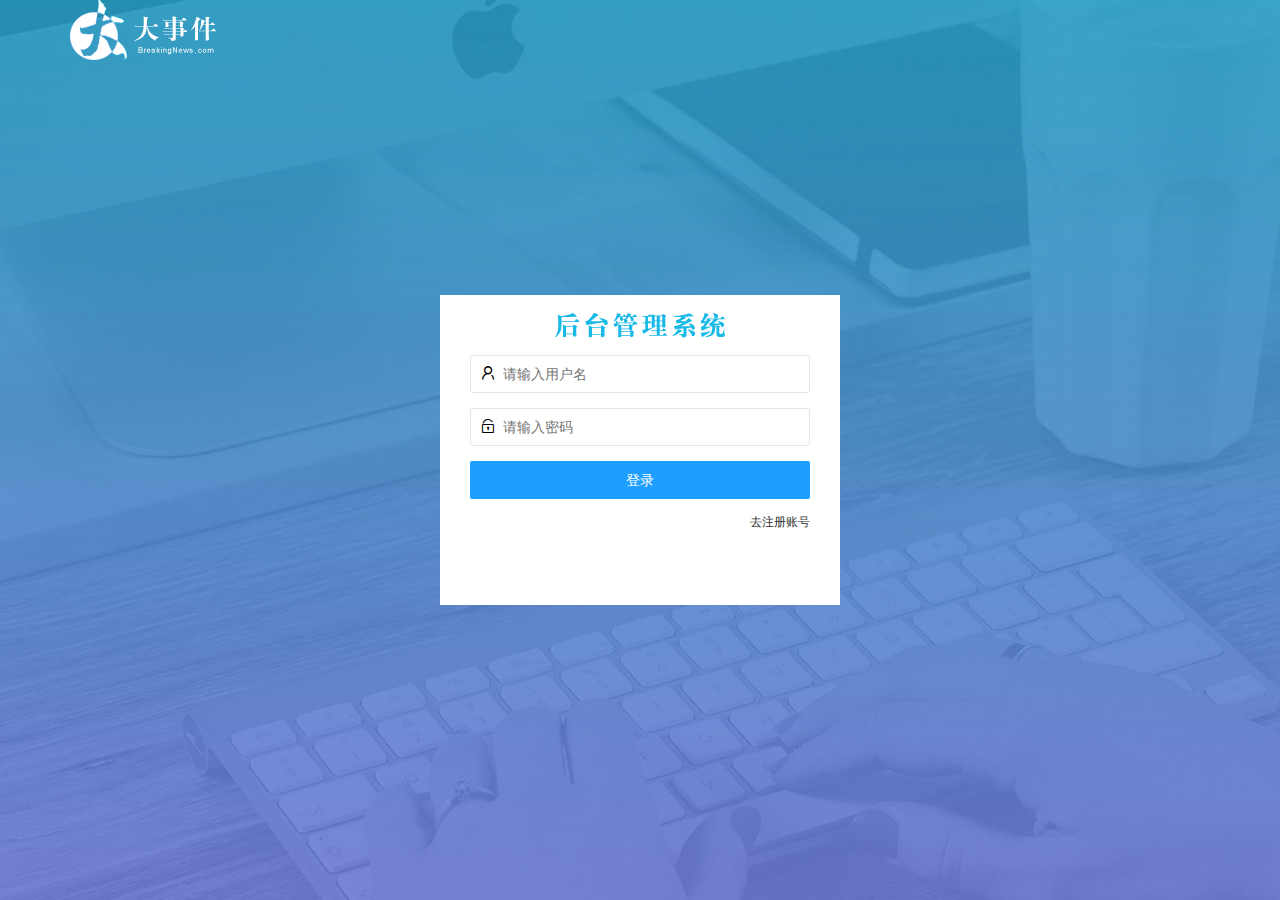
<file: login.html>
<!DOCTYPE html>
<html lang="en">

<head>
    <meta charset="UTF-8">
    <meta name="viewport" content="width=device-width, initial-scale=1.0">
    <title>大事件-登录/注册</title>
    <link rel="stylesheet" href="/assets/lib/layui/css/layui.css">
    <link rel="stylesheet" href="/assets/css/login.css">
    
    <script src="/assets/lib/jquery.js"></script>
    <script src="/assets/js/login.js"></script>
    <script src="/assets/lib/layui/layui.all.js"></script>


</head>

<body>
    <!-- 头部的logo区域 -->
    <div class="layui-main">
        <img src="/assets/images/logo.png" alt="">
    </div>
    <!-- 登录注册区域 -->
    <div class="loginAndRegBox">
        <div class="title-box"></div>
        <!-- 登录的div  -->
        <div class="login-box">
            <!-- 登录的表单 -->
            <form class="layui-form" action="" id="form_login">
                <!-- 用户名 -->
                <div class="layui-form-item">
                    <i class="layui-icon layui-icon-username"></i>
                    <input type="text" name="username" required lay-verify="required" placeholder="请输入用户名"
                        autocomplete="off" class="layui-input">
                </div>
                <!-- 密码 -->
                <div class="layui-form-item">
                    <i class="layui-icon layui-icon-password"></i>
                    <input type="password" name="password" required lay-verify="required|pwd" placeholder="请输入密码"
                        autocomplete="off" class="layui-input">
                </div>
                <!-- 登录按钮 -->
                <div class="layui-form-item">
                    <button class="layui-btn layui-btn-fluid layui-btn-normal" lay-submit
                        lay-filter="formDemo">登录</button>
                </div>
                <div class="layui-form-item links">
                    <a href="javascript:;" id="link_reg">去注册账号</a>
                </div>
            </form>
        </div>
        <!-- 注册的div  -->
        <div class="reg-box">
            <form class="layui-form" action="" id="form_reg">
                <!-- 用户名 -->
                <div class="layui-form-item">
                    <i class="layui-icon layui-icon-username"></i>
                    <input type="text" name="username" required lay-verify="required" placeholder="请输入用户名"
                        autocomplete="off" class="layui-input">
                </div>
                <!-- 密码 -->
                <div class="layui-form-item">
                    <i class="layui-icon layui-icon-password"></i>
                    <input type="password" name="password" required lay-verify="required|pwd" placeholder="请输入密码"
                        autocomplete="off" class="layui-input">
                </div>
                <!-- 再次确认密码 -->
                <div class="layui-form-item">
                    <i class="layui-icon layui-icon-password"></i>
                    <input type="password" name="password" required lay-verify="required|pwd" placeholder="再次确认密码"
                        autocomplete="off" class="layui-input">
                </div>
                <!-- 登录按钮 -->
                <div class="layui-form-item">
                    <button class="layui-btn layui-btn-fluid layui-btn-normal" lay-submit
                        lay-filter="formDemo">注册</button>
                </div>
                <div class="layui-form-item links">
                    <a href="javascript:;" id="link_reg">去登录账号</a>
                </div>
            </form>
            
        </div>
    </div>

    <script src="/assets/js/baseAPI.js"></script>
</body>

</html>
</file>
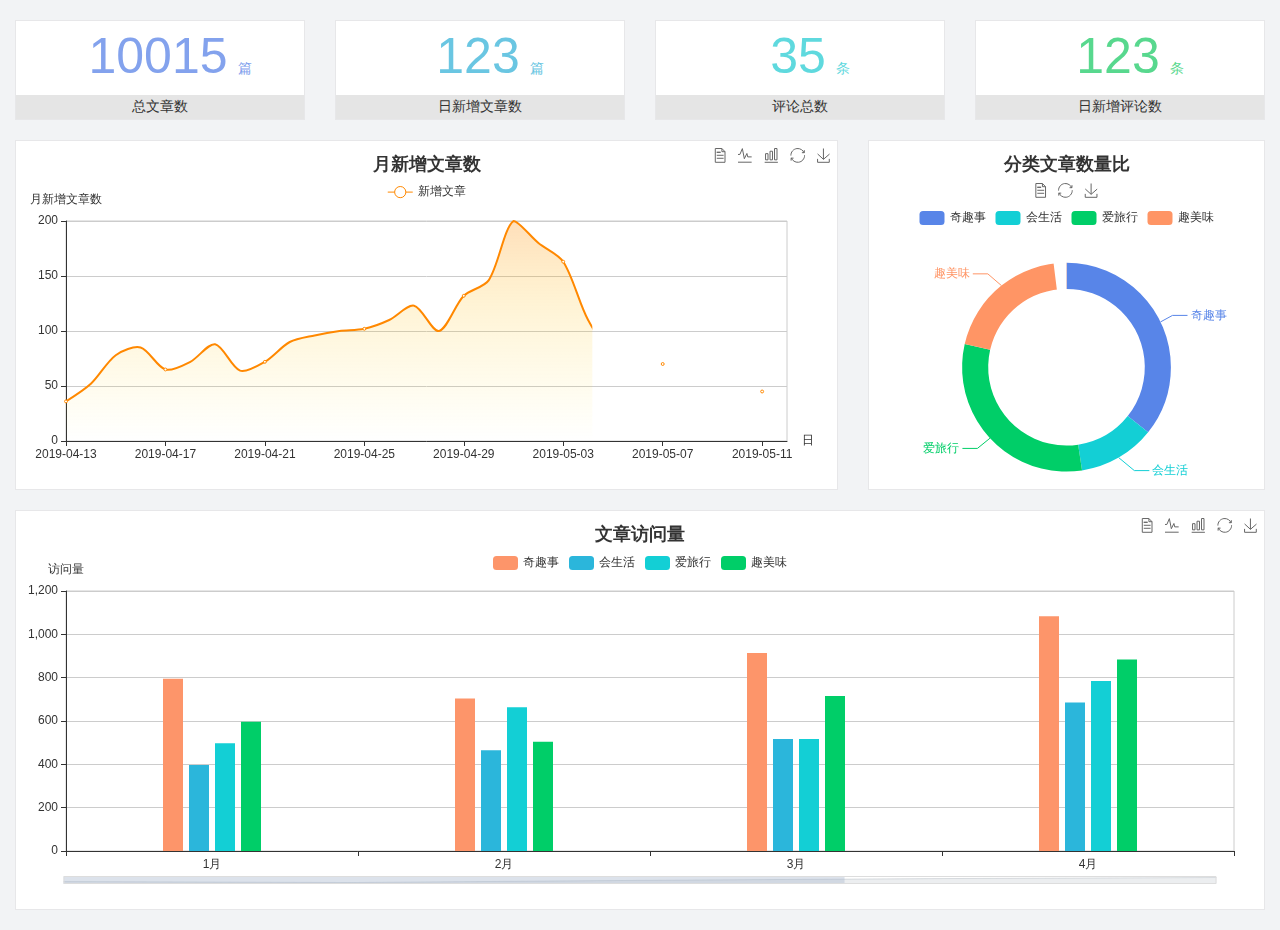
<file: home/dashboard.html>
<!DOCTYPE html>
<html lang="en">

<head>
  <meta charset="UTF-8">
  <meta name="viewport" content="width=device-width, initial-scale=1.0">
  <meta http-equiv="X-UA-Compatible" content="ie=edge">
  <title>图表统计</title>
  <link rel="stylesheet" href="../../assets/lib/bootstrap.css" />
  <link rel="stylesheet" href="../../assets/lib/main.css" />
  <script src="../../assets/lib/jquery.js"></script>
  <script type="text/javascript" src="../../assets/lib/echarts.min.js"></script>
</head>

<body>
  <div class="container-fluid">
    <div class="row spannel_list">
      <div class="col-sm-3 col-xs-6">
        <div class="spannel">
          <em>10015</em><span>篇</span>
          <b>总文章数</b>
        </div>
      </div>
      <div class="col-sm-3 col-xs-6">
        <div class="spannel scolor01">
          <em>123</em><span>篇</span>
          <b>日新增文章数</b>
        </div>
      </div>
      <div class="col-sm-3 col-xs-6">
        <div class="spannel scolor02">
          <em>35</em><span>条</span>
          <b>评论总数</b>
        </div>
      </div>
      <div class="col-sm-3 col-xs-6">
        <div class="spannel scolor03">
          <em>123</em><span>条</span>
          <b>日新增评论数</b>
        </div>
      </div>
    </div>
  </div>

  <div class="container-fluid">
    <div class="row curve-pie">
      <div class="col-lg-8 col-md-8">
        <div class="gragh_pannel" id="curve_show"></div>
      </div>
      <div class="col-lg-4 col-md-4">
        <div class="gragh_pannel" id="pie_show"></div>
      </div>
    </div>
  </div>

  <div class="container-fluid">
    <div class="column_pannel" id="column_show"></div>
  </div>

  <script>
    var oChart = echarts.init(document.getElementById('curve_show'));
    var aList_all = [
      { 'count': 36, 'date': '2019-04-13' },
      { 'count': 52, 'date': '2019-04-14' },
      { 'count': 78, 'date': '2019-04-15' },
      { 'count': 85, 'date': '2019-04-16' },
      { 'count': 65, 'date': '2019-04-17' },
      { 'count': 72, 'date': '2019-04-18' },
      { 'count': 88, 'date': '2019-04-19' },
      { 'count': 64, 'date': '2019-04-20' },
      { 'count': 72, 'date': '2019-04-21' },
      { 'count': 90, 'date': '2019-04-22' },
      { 'count': 96, 'date': '2019-04-23' },
      { 'count': 100, 'date': '2019-04-24' },
      { 'count': 102, 'date': '2019-04-25' },
      { 'count': 110, 'date': '2019-04-26' },
      { 'count': 123, 'date': '2019-04-27' },
      { 'count': 100, 'date': '2019-04-28' },
      { 'count': 132, 'date': '2019-04-29' },
      { 'count': 146, 'date': '2019-04-30' },
      { 'count': 200, 'date': '2019-05-01' },
      { 'count': 180, 'date': '2019-05-02' },
      { 'count': 163, 'date': '2019-05-03' },
      { 'count': 110, 'date': '2019-05-04' },
      { 'count': 80, 'date': '2019-05-05' },
      { 'count': 82, 'date': '2019-05-06' },
      { 'count': 70, 'date': '2019-05-07' },
      { 'count': 65, 'date': '2019-05-08' },
      { 'count': 54, 'date': '2019-05-09' },
      { 'count': 40, 'date': '2019-05-10' },
      { 'count': 45, 'date': '2019-05-11' },
      { 'count': 38, 'date': '2019-05-12' },
    ];

    let aCount = [];
    let aDate = [];

    for (var i = 0; i < aList_all.length; i++) {
      aCount.push(aList_all[i].count);
      aDate.push(aList_all[i].date);
    }

    var chartopt = {
      title: {
        text: '月新增文章数',
        left: 'center',
        top: '10'
      },
      tooltip: {
        trigger: 'axis'
      },
      legend: {
        data: ['新增文章'],
        top: '40'
      },
      toolbox: {
        show: true,
        feature: {
          mark: { show: true },
          dataView: { show: true, readOnly: false },
          magicType: { show: true, type: ['line', 'bar'] },
          restore: { show: true },
          saveAsImage: { show: true }
        }
      },
      calculable: true,
      xAxis: [
        {
          name: '日',
          type: 'category',
          boundaryGap: false,
          data: aDate
        }
      ],
      yAxis: [
        {
          name: '月新增文章数',
          type: 'value'
        }
      ],
      series: [
        {
          name: '新增文章',
          type: 'line',
          smooth: true,
          itemStyle: { normal: { areaStyle: { type: 'default' }, color: '#f80' }, lineStyle: { color: '#f80' } },
          data: aCount
        }],
      areaStyle: {
        normal: {
          color: new echarts.graphic.LinearGradient(0, 0, 0, 1, [{
            offset: 0,
            color: 'rgba(255,136,0,0.39)'
          }, {
            offset: .34,
            color: 'rgba(255,180,0,0.25)'
          }, {
            offset: 1,
            color: 'rgba(255,222,0,0.00)'
          }])

        }
      },
      grid: {
        show: true,
        x: 50,
        x2: 50,
        y: 80,
        height: 220
      }
    };

    oChart.setOption(chartopt);


    var oPie = echarts.init(document.getElementById('pie_show'));
    var oPieopt =
    {
      title: {
        top: 10,
        text: '分类文章数量比',
        x: 'center'
      },
      tooltip: {
        trigger: 'item',
        formatter: "{a} <br/>{b} : {c} ({d}%)"
      },
      color: ['#5885e8', '#13cfd5', '#00ce68', '#ff9565'],
      legend: {
        x: 'center',
        top: 65,
        data: ['奇趣事', '会生活', '爱旅行', '趣美味']
      },
      toolbox: {
        show: true,
        x: 'center',
        top: 35,
        feature: {
          mark: { show: true },
          dataView: { show: true, readOnly: false },
          magicType: {
            show: true,
            type: ['pie', 'funnel'],
            option: {
              funnel: {
                x: '25%',
                width: '50%',
                funnelAlign: 'left',
                max: 1548
              }
            }
          },
          restore: { show: true },
          saveAsImage: { show: true }
        }
      },
      calculable: true,
      series: [
        {
          name: '访问来源',
          type: 'pie',
          radius: ['45%', '60%'],
          center: ['50%', '65%'],
          data: [
            { value: 300, name: '奇趣事' },
            { value: 100, name: '会生活' },
            { value: 260, name: '爱旅行' },
            { value: 180, name: '趣美味' }
          ]
        }
      ]
    };
    oPie.setOption(oPieopt);



    var oColumn = this.echarts.init(document.getElementById('column_show'));
    var oColumnopt =
    {
      title: {
        text: '文章访问量',
        left: 'center',
        top: '10'
      },
      tooltip: {
        trigger: 'axis'
      },
      legend: {
        data: ['奇趣事', '会生活', '爱旅行', '趣美味'],
        top: '40'
      },
      toolbox: {
        show: true,
        feature: {
          mark: { show: true },
          dataView: { show: true, readOnly: false },
          magicType: { show: true, type: ['line', 'bar'] },
          restore: { show: true },
          saveAsImage: { show: true }
        }
      },
      calculable: true,
      xAxis: [
        {
          type: 'category',
          data: ['1月', '2月', '3月', '4月', '5月']
        }
      ],
      yAxis: [
        {
          name: '访问量',
          type: 'value'
        }
      ],
      series: [
        {
          name: '奇趣事',
          type: 'bar',
          barWidth: 20,
          itemStyle: {
            normal: { areaStyle: { type: 'default' }, color: '#fd956a' }
          },
          data: [800, 708, 920, 1090, 1200]
        },
        {
          name: '会生活',
          type: 'bar',
          barWidth: 20,
          itemStyle: {
            normal: { areaStyle: { type: 'default' }, color: '#2bb6db' }
          },
          data: [400, 468, 520, 690, 800]
        },
        {
          name: '爱旅行',
          type: 'bar',
          barWidth: 20,
          itemStyle: {
            normal: { areaStyle: { type: 'default' }, color: '#13cfd5' }
          },
          data: [500, 668, 520, 790, 900]
        },
        {
          name: '趣美味',
          type: 'bar',
          barWidth: 20,
          itemStyle: {
            normal: { areaStyle: { type: 'default' }, color: '#00ce68' }
          },
          data: [600, 508, 720, 890, 1000]
        }
      ],
      grid: {
        show: true,
        x: 50,
        x2: 30,
        y: 80,
        height: 260
      },
      dataZoom: [//给x轴设置滚动条
        {
          start: 0,//默认为0
          end: 100 - 1000 / 31,//默认为100
          type: 'slider',
          show: true,
          xAxisIndex: [0],
          handleSize: 0,//滑动条的 左右2个滑动条的大小
          height: 8,//组件高度
          left: 45, //左边的距离
          right: 50,//右边的距离
          bottom: 26,//右边的距离
          handleColor: '#ddd',//h滑动图标的颜色
          handleStyle: {
            borderColor: "#cacaca",
            borderWidth: "1",
            shadowBlur: 2,
            background: "#ddd",
            shadowColor: "#ddd",
          }
        }]
    };
    oColumn.setOption(oColumnopt);
  </script>
</body>

</html>
</file>
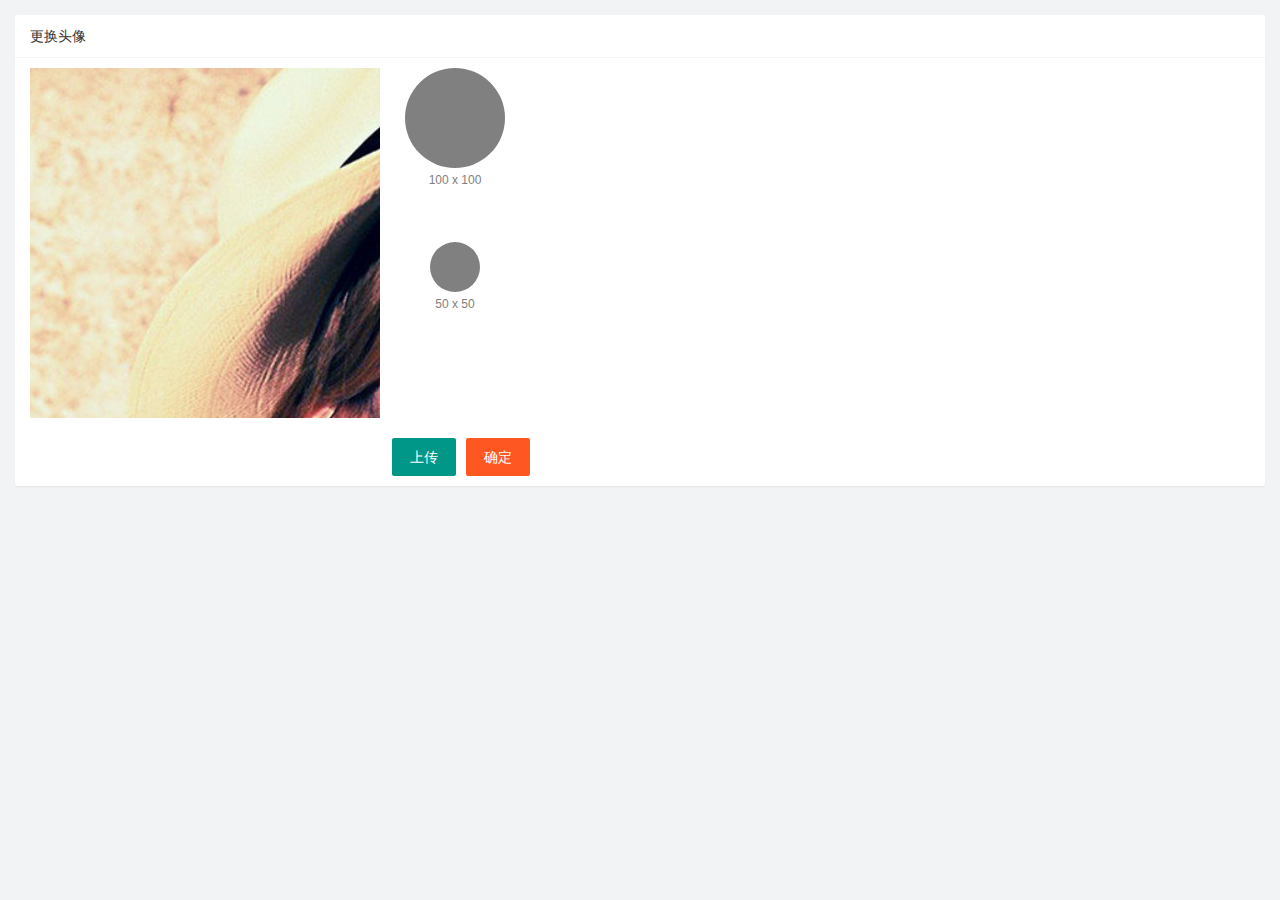
<file: user/user_avatar.html>
<!DOCTYPE html>
<html lang="en">
<head>
    <meta charset="UTF-8">
    <meta name="viewport" content="width=device-width, initial-scale=1.0">
    <title>Document</title>
    <link rel="stylesheet" href="/assets/lib/layui/css/layui.css">
    <link rel="stylesheet" href="/assets/lib/cropper/cropper.css">
    <link rel="stylesheet" href="/assets/css/user_avatar.css">
</head>
<body>
    <!-- 卡片区域 -->
    <div class="layui-card">
        <div class="layui-card-header">更换头像</div>
        <div class="layui-card-body">
          <!-- 第一行的图片裁剪和预览区域 -->
<div class="row1">
    <!-- 图片裁剪区域 -->
    <div class="cropper-box">
      <!-- 这个 img 标签很重要，将来会把它初始化为裁剪区域 -->
      <img id="image" src="/assets/images/sample.jpg" />
    </div>
    <!-- 图片的预览区域 -->
    <div class="preview-box">
      <div>
        <!-- 宽高为 100px 的预览区域 -->
        <div class="img-preview w100"></div>
        <p class="size">100 x 100</p>
      </div>
      <div>
        <!-- 宽高为 50px 的预览区域 -->
        <div class="img-preview w50"></div>
        <p class="size">50 x 50</p>
      </div>
    </div>
</div>
 <!-- 第二行的按钮区域 -->
  <div class="row2">
      <input type="file" id="file" accept="image/png,image/jpeg">
    <button type="button" class="layui-btn" id="btnChooseImage">上传</button>
    <button type="button" class="layui-btn layui-btn-danger" id='btnUpload'>确定</button>
  </div>
        </div>
      </div>
          
    <script src="/assets/lib/jquery.js"></script>
    <script src="/assets/lib/cropper/Cropper.js"></script>
    <script src="/assets/lib/cropper/jquery-cropper.js"></script>
    <script src="/assets/js/baseAPI.js"></script>
    <script src="/assets/js/user_avatar.js"></script>
</body>
</html>
</file>
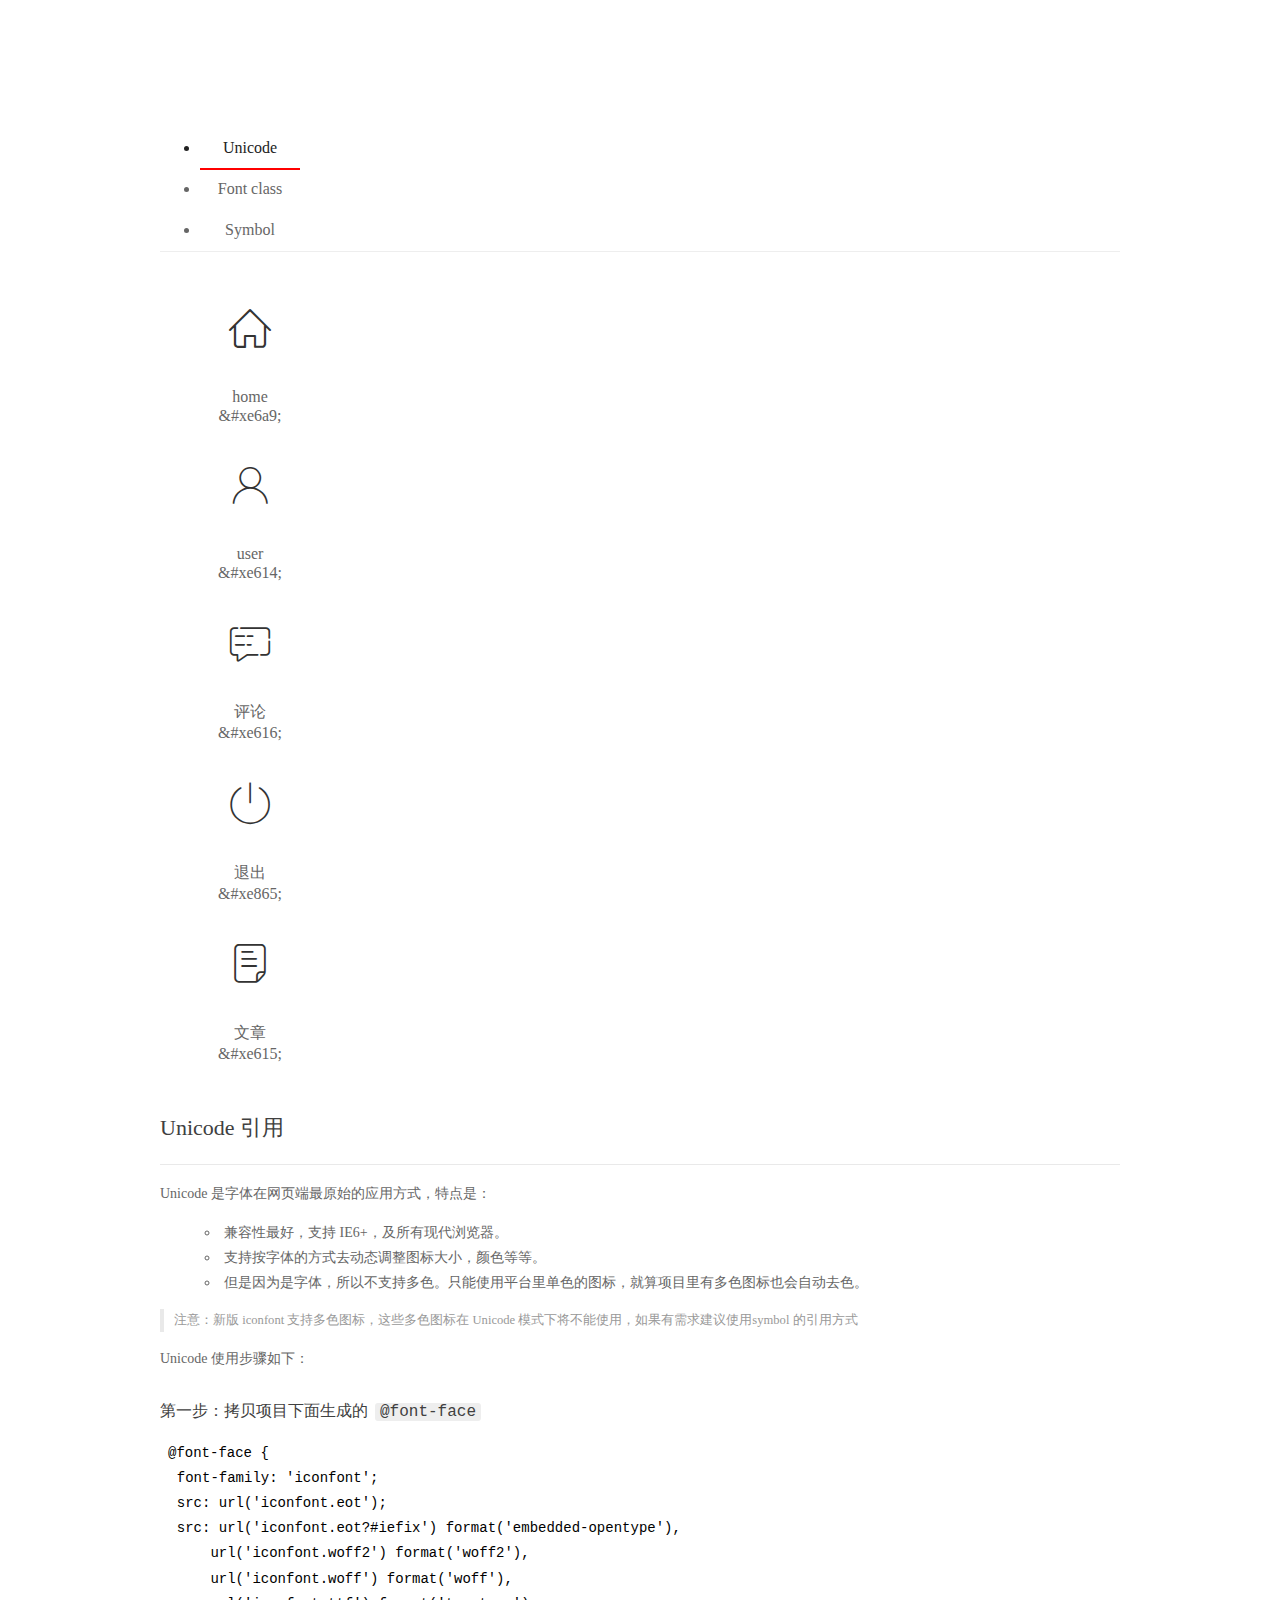
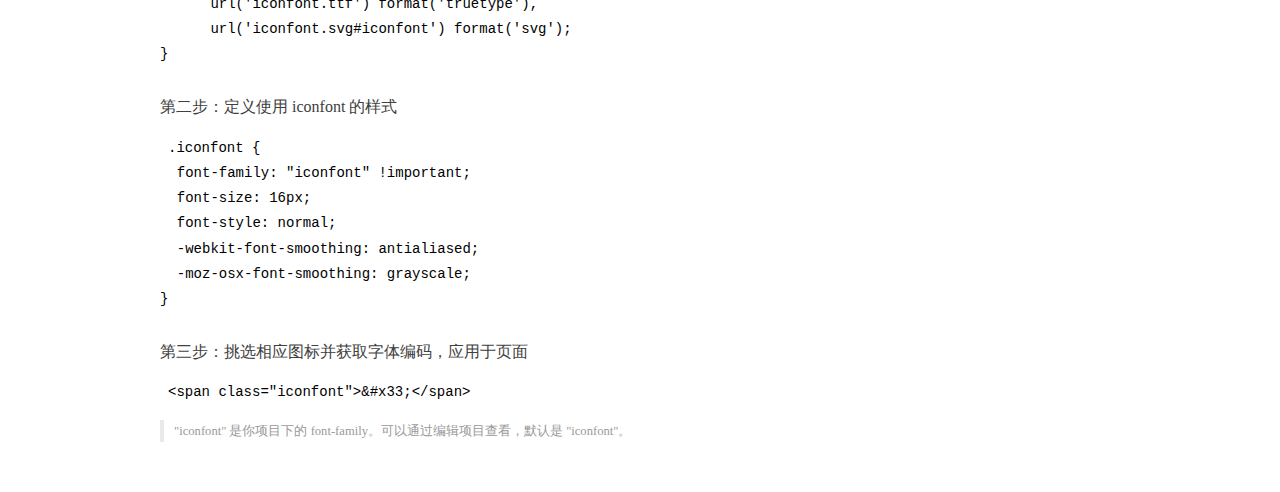
<file: assets/fonts/demo_index.html>
<!DOCTYPE html>
<html>
<head>
  <meta charset="utf-8"/>
  <title>IconFont Demo</title>
  <link rel="shortcut icon" href="https://gtms04.alicdn.com/tps/i4/TB1_oz6GVXXXXaFXpXXJDFnIXXX-64-64.ico" type="image/x-icon"/>
  <link rel="stylesheet" href="https://g.alicdn.com/thx/cube/1.3.2/cube.min.css">
  <link rel="stylesheet" href="demo.css">
  <link rel="stylesheet" href="iconfont.css">
  <script src="iconfont.js"></script>
  <!-- jQuery -->
  <script src="https://a1.alicdn.com/oss/uploads/2018/12/26/7bfddb60-08e8-11e9-9b04-53e73bb6408b.js"></script>
  <!-- 代码高亮 -->
  <script src="https://a1.alicdn.com/oss/uploads/2018/12/26/a3f714d0-08e6-11e9-8a15-ebf944d7534c.js"></script>
</head>
<body>
  <div class="main">
    <h1 class="logo"><a href="https://www.iconfont.cn/" title="iconfont 首页" target="_blank">&#xe86b;</a></h1>
    <div class="nav-tabs">
      <ul id="tabs" class="dib-box">
        <li class="dib active"><span>Unicode</span></li>
        <li class="dib"><span>Font class</span></li>
        <li class="dib"><span>Symbol</span></li>
      </ul>
      
    </div>
    <div class="tab-container">
      <div class="content unicode" style="display: block;">
          <ul class="icon_lists dib-box">
          
            <li class="dib">
              <span class="icon iconfont">&#xe6a9;</span>
                <div class="name">home</div>
                <div class="code-name">&amp;#xe6a9;</div>
              </li>
          
            <li class="dib">
              <span class="icon iconfont">&#xe614;</span>
                <div class="name">user</div>
                <div class="code-name">&amp;#xe614;</div>
              </li>
          
            <li class="dib">
              <span class="icon iconfont">&#xe616;</span>
                <div class="name">评论</div>
                <div class="code-name">&amp;#xe616;</div>
              </li>
          
            <li class="dib">
              <span class="icon iconfont">&#xe865;</span>
                <div class="name">退出</div>
                <div class="code-name">&amp;#xe865;</div>
              </li>
          
            <li class="dib">
              <span class="icon iconfont">&#xe615;</span>
                <div class="name">文章</div>
                <div class="code-name">&amp;#xe615;</div>
              </li>
          
          </ul>
          <div class="article markdown">
          <h2 id="unicode-">Unicode 引用</h2>
          <hr>

          <p>Unicode 是字体在网页端最原始的应用方式，特点是：</p>
          <ul>
            <li>兼容性最好，支持 IE6+，及所有现代浏览器。</li>
            <li>支持按字体的方式去动态调整图标大小，颜色等等。</li>
            <li>但是因为是字体，所以不支持多色。只能使用平台里单色的图标，就算项目里有多色图标也会自动去色。</li>
          </ul>
          <blockquote>
            <p>注意：新版 iconfont 支持多色图标，这些多色图标在 Unicode 模式下将不能使用，如果有需求建议使用symbol 的引用方式</p>
          </blockquote>
          <p>Unicode 使用步骤如下：</p>
          <h3 id="-font-face">第一步：拷贝项目下面生成的 <code>@font-face</code></h3>
<pre><code class="language-css"
>@font-face {
  font-family: 'iconfont';
  src: url('iconfont.eot');
  src: url('iconfont.eot?#iefix') format('embedded-opentype'),
      url('iconfont.woff2') format('woff2'),
      url('iconfont.woff') format('woff'),
      url('iconfont.ttf') format('truetype'),
      url('iconfont.svg#iconfont') format('svg');
}
</code></pre>
          <h3 id="-iconfont-">第二步：定义使用 iconfont 的样式</h3>
<pre><code class="language-css"
>.iconfont {
  font-family: "iconfont" !important;
  font-size: 16px;
  font-style: normal;
  -webkit-font-smoothing: antialiased;
  -moz-osx-font-smoothing: grayscale;
}
</code></pre>
          <h3 id="-">第三步：挑选相应图标并获取字体编码，应用于页面</h3>
<pre>
<code class="language-html"
>&lt;span class="iconfont"&gt;&amp;#x33;&lt;/span&gt;
</code></pre>
          <blockquote>
            <p>"iconfont" 是你项目下的 font-family。可以通过编辑项目查看，默认是 "iconfont"。</p>
          </blockquote>
          </div>
      </div>
      <div class="content font-class">
        <ul class="icon_lists dib-box">
          
          <li class="dib">
            <span class="icon iconfont icon-home"></span>
            <div class="name">
              home
            </div>
            <div class="code-name">.icon-home
            </div>
          </li>
          
          <li class="dib">
            <span class="icon iconfont icon-user"></span>
            <div class="name">
              user
            </div>
            <div class="code-name">.icon-user
            </div>
          </li>
          
          <li class="dib">
            <span class="icon iconfont icon-pinglun"></span>
            <div class="name">
              评论
            </div>
            <div class="code-name">.icon-pinglun
            </div>
          </li>
          
          <li class="dib">
            <span class="icon iconfont icon-tuichu"></span>
            <div class="name">
              退出
            </div>
            <div class="code-name">.icon-tuichu
            </div>
          </li>
          
          <li class="dib">
            <span class="icon iconfont icon-16"></span>
            <div class="name">
              文章
            </div>
            <div class="code-name">.icon-16
            </div>
          </li>
          
        </ul>
        <div class="article markdown">
        <h2 id="font-class-">font-class 引用</h2>
        <hr>

        <p>font-class 是 Unicode 使用方式的一种变种，主要是解决 Unicode 书写不直观，语意不明确的问题。</p>
        <p>与 Unicode 使用方式相比，具有如下特点：</p>
        <ul>
          <li>兼容性良好，支持 IE8+，及所有现代浏览器。</li>
          <li>相比于 Unicode 语意明确，书写更直观。可以很容易分辨这个 icon 是什么。</li>
          <li>因为使用 class 来定义图标，所以当要替换图标时，只需要修改 class 里面的 Unicode 引用。</li>
          <li>不过因为本质上还是使用的字体，所以多色图标还是不支持的。</li>
        </ul>
        <p>使用步骤如下：</p>
        <h3 id="-fontclass-">第一步：引入项目下面生成的 fontclass 代码：</h3>
<pre><code class="language-html">&lt;link rel="stylesheet" href="./iconfont.css"&gt;
</code></pre>
        <h3 id="-">第二步：挑选相应图标并获取类名，应用于页面：</h3>
<pre><code class="language-html">&lt;span class="iconfont icon-xxx"&gt;&lt;/span&gt;
</code></pre>
        <blockquote>
          <p>"
            iconfont" 是你项目下的 font-family。可以通过编辑项目查看，默认是 "iconfont"。</p>
        </blockquote>
      </div>
      </div>
      <div class="content symbol">
          <ul class="icon_lists dib-box">
          
            <li class="dib">
                <svg class="icon svg-icon" aria-hidden="true">
                  <use xlink:href="#icon-home"></use>
                </svg>
                <div class="name">home</div>
                <div class="code-name">#icon-home</div>
            </li>
          
            <li class="dib">
                <svg class="icon svg-icon" aria-hidden="true">
                  <use xlink:href="#icon-user"></use>
                </svg>
                <div class="name">user</div>
                <div class="code-name">#icon-user</div>
            </li>
          
            <li class="dib">
                <svg class="icon svg-icon" aria-hidden="true">
                  <use xlink:href="#icon-pinglun"></use>
                </svg>
                <div class="name">评论</div>
                <div class="code-name">#icon-pinglun</div>
            </li>
          
            <li class="dib">
                <svg class="icon svg-icon" aria-hidden="true">
                  <use xlink:href="#icon-tuichu"></use>
                </svg>
                <div class="name">退出</div>
                <div class="code-name">#icon-tuichu</div>
            </li>
          
            <li class="dib">
                <svg class="icon svg-icon" aria-hidden="true">
                  <use xlink:href="#icon-16"></use>
                </svg>
                <div class="name">文章</div>
                <div class="code-name">#icon-16</div>
            </li>
          
          </ul>
          <div class="article markdown">
          <h2 id="symbol-">Symbol 引用</h2>
          <hr>

          <p>这是一种全新的使用方式，应该说这才是未来的主流，也是平台目前推荐的用法。相关介绍可以参考这篇<a href="">文章</a>
            这种用法其实是做了一个 SVG 的集合，与另外两种相比具有如下特点：</p>
          <ul>
            <li>支持多色图标了，不再受单色限制。</li>
            <li>通过一些技巧，支持像字体那样，通过 <code>font-size</code>, <code>color</code> 来调整样式。</li>
            <li>兼容性较差，支持 IE9+，及现代浏览器。</li>
            <li>浏览器渲染 SVG 的性能一般，还不如 png。</li>
          </ul>
          <p>使用步骤如下：</p>
          <h3 id="-symbol-">第一步：引入项目下面生成的 symbol 代码：</h3>
<pre><code class="language-html">&lt;script src="./iconfont.js"&gt;&lt;/script&gt;
</code></pre>
          <h3 id="-css-">第二步：加入通用 CSS 代码（引入一次就行）：</h3>
<pre><code class="language-html">&lt;style&gt;
.icon {
  width: 1em;
  height: 1em;
  vertical-align: -0.15em;
  fill: currentColor;
  overflow: hidden;
}
&lt;/style&gt;
</code></pre>
          <h3 id="-">第三步：挑选相应图标并获取类名，应用于页面：</h3>
<pre><code class="language-html">&lt;svg class="icon" aria-hidden="true"&gt;
  &lt;use xlink:href="#icon-xxx"&gt;&lt;/use&gt;
&lt;/svg&gt;
</code></pre>
          </div>
      </div>

    </div>
  </div>
  <script>
  $(document).ready(function () {
      $('.tab-container .content:first').show()

      $('#tabs li').click(function (e) {
        var tabContent = $('.tab-container .content')
        var index = $(this).index()

        if ($(this).hasClass('active')) {
          return
        } else {
          $('#tabs li').removeClass('active')
          $(this).addClass('active')

          tabContent.hide().eq(index).fadeIn()
        }
      })
    })
  </script>
</body>
</html>
</file>
<file: assets/lib/layui/css/layui.css>
/** layui-v2.5.5 MIT License By https://www.layui.com */
 .layui-inline,img{display:inline-block;vertical-align:middle}h1,h2,h3,h4,h5,h6{font-weight:400}.layui-edge,.layui-header,.layui-inline,.layui-main{position:relative}.layui-body,.layui-edge,.layui-elip{overflow:hidden}.layui-btn,.layui-edge,.layui-inline,img{vertical-align:middle}.layui-btn,.layui-disabled,.layui-icon,.layui-unselect{-moz-user-select:none;-webkit-user-select:none;-ms-user-select:none}.layui-elip,.layui-form-checkbox span,.layui-form-pane .layui-form-label{text-overflow:ellipsis;white-space:nowrap}.layui-breadcrumb,.layui-tree-btnGroup{visibility:hidden}blockquote,body,button,dd,div,dl,dt,form,h1,h2,h3,h4,h5,h6,input,li,ol,p,pre,td,textarea,th,ul{margin:0;padding:0;-webkit-tap-highlight-color:rgba(0,0,0,0)}a:active,a:hover{outline:0}img{border:none}li{list-style:none}table{border-collapse:collapse;border-spacing:0}h4,h5,h6{font-size:100%}button,input,optgroup,option,select,textarea{font-family:inherit;font-size:inherit;font-style:inherit;font-weight:inherit;outline:0}pre{white-space:pre-wrap;white-space:-moz-pre-wrap;white-space:-pre-wrap;white-space:-o-pre-wrap;word-wrap:break-word}body{line-height:24px;font:14px Helvetica Neue,Helvetica,PingFang SC,Tahoma,Arial,sans-serif}hr{height:1px;margin:10px 0;border:0;clear:both}a{color:#333;text-decoration:none}a:hover{color:#777}a cite{font-style:normal;*cursor:pointer}.layui-border-box,.layui-border-box *{box-sizing:border-box}.layui-box,.layui-box *{box-sizing:content-box}.layui-clear{clear:both;*zoom:1}.layui-clear:after{content:'\20';clear:both;*zoom:1;display:block;height:0}.layui-inline{*display:inline;*zoom:1}.layui-edge{display:inline-block;width:0;height:0;border-width:6px;border-style:dashed;border-color:transparent}.layui-edge-top{top:-4px;border-bottom-color:#999;border-bottom-style:solid}.layui-edge-right{border-left-color:#999;border-left-style:solid}.layui-edge-bottom{top:2px;border-top-color:#999;border-top-style:solid}.layui-edge-left{border-right-color:#999;border-right-style:solid}.layui-disabled,.layui-disabled:hover{color:#d2d2d2!important;cursor:not-allowed!important}.layui-circle{border-radius:100%}.layui-show{display:block!important}.layui-hide{display:none!important}@font-face{font-family:layui-icon;src:url(../font/iconfont.eot?v=250);src:url(../font/iconfont.eot?v=250#iefix) format('embedded-opentype'),url(../font/iconfont.woff2?v=250) format('woff2'),url(../font/iconfont.woff?v=250) format('woff'),url(../font/iconfont.ttf?v=250) format('truetype'),url(../font/iconfont.svg?v=250#layui-icon) format('svg')}.layui-icon{font-family:layui-icon!important;font-size:16px;font-style:normal;-webkit-font-smoothing:antialiased;-moz-osx-font-smoothing:grayscale}.layui-icon-reply-fill:before{content:"\e611"}.layui-icon-set-fill:before{content:"\e614"}.layui-icon-menu-fill:before{content:"\e60f"}.layui-icon-search:before{content:"\e615"}.layui-icon-share:before{content:"\e641"}.layui-icon-set-sm:before{content:"\e620"}.layui-icon-engine:before{content:"\e628"}.layui-icon-close:before{content:"\1006"}.layui-icon-close-fill:before{content:"\1007"}.layui-icon-chart-screen:before{content:"\e629"}.layui-icon-star:before{content:"\e600"}.layui-icon-circle-dot:before{content:"\e617"}.layui-icon-chat:before{content:"\e606"}.layui-icon-release:before{content:"\e609"}.layui-icon-list:before{content:"\e60a"}.layui-icon-chart:before{content:"\e62c"}.layui-icon-ok-circle:before{content:"\1005"}.layui-icon-layim-theme:before{content:"\e61b"}.layui-icon-table:before{content:"\e62d"}.layui-icon-right:before{content:"\e602"}.layui-icon-left:before{content:"\e603"}.layui-icon-cart-simple:before{content:"\e698"}.layui-icon-face-cry:before{content:"\e69c"}.layui-icon-face-smile:before{content:"\e6af"}.layui-icon-survey:before{content:"\e6b2"}.layui-icon-tree:before{content:"\e62e"}.layui-icon-upload-circle:before{content:"\e62f"}.layui-icon-add-circle:before{content:"\e61f"}.layui-icon-download-circle:before{content:"\e601"}.layui-icon-templeate-1:before{content:"\e630"}.layui-icon-util:before{content:"\e631"}.layui-icon-face-surprised:before{content:"\e664"}.layui-icon-edit:before{content:"\e642"}.layui-icon-speaker:before{content:"\e645"}.layui-icon-down:before{content:"\e61a"}.layui-icon-file:before{content:"\e621"}.layui-icon-layouts:before{content:"\e632"}.layui-icon-rate-half:before{content:"\e6c9"}.layui-icon-add-circle-fine:before{content:"\e608"}.layui-icon-prev-circle:before{content:"\e633"}.layui-icon-read:before{content:"\e705"}.layui-icon-404:before{content:"\e61c"}.layui-icon-carousel:before{content:"\e634"}.layui-icon-help:before{content:"\e607"}.layui-icon-code-circle:before{content:"\e635"}.layui-icon-water:before{content:"\e636"}.layui-icon-username:before{content:"\e66f"}.layui-icon-find-fill:before{content:"\e670"}.layui-icon-about:before{content:"\e60b"}.layui-icon-location:before{content:"\e715"}.layui-icon-up:before{content:"\e619"}.layui-icon-pause:before{content:"\e651"}.layui-icon-date:before{content:"\e637"}.layui-icon-layim-uploadfile:before{content:"\e61d"}.layui-icon-delete:before{content:"\e640"}.layui-icon-play:before{content:"\e652"}.layui-icon-top:before{content:"\e604"}.layui-icon-friends:before{content:"\e612"}.layui-icon-refresh-3:before{content:"\e9aa"}.layui-icon-ok:before{content:"\e605"}.layui-icon-layer:before{content:"\e638"}.layui-icon-face-smile-fine:before{content:"\e60c"}.layui-icon-dollar:before{content:"\e659"}.layui-icon-group:before{content:"\e613"}.layui-icon-layim-download:before{content:"\e61e"}.layui-icon-picture-fine:before{content:"\e60d"}.layui-icon-link:before{content:"\e64c"}.layui-icon-diamond:before{content:"\e735"}.layui-icon-log:before{content:"\e60e"}.layui-icon-rate-solid:before{content:"\e67a"}.layui-icon-fonts-del:before{content:"\e64f"}.layui-icon-unlink:before{content:"\e64d"}.layui-icon-fonts-clear:before{content:"\e639"}.layui-icon-triangle-r:before{content:"\e623"}.layui-icon-circle:before{content:"\e63f"}.layui-icon-radio:before{content:"\e643"}.layui-icon-align-center:before{content:"\e647"}.layui-icon-align-right:before{content:"\e648"}.layui-icon-align-left:before{content:"\e649"}.layui-icon-loading-1:before{content:"\e63e"}.layui-icon-return:before{content:"\e65c"}.layui-icon-fonts-strong:before{content:"\e62b"}.layui-icon-upload:before{content:"\e67c"}.layui-icon-dialogue:before{content:"\e63a"}.layui-icon-video:before{content:"\e6ed"}.layui-icon-headset:before{content:"\e6fc"}.layui-icon-cellphone-fine:before{content:"\e63b"}.layui-icon-add-1:before{content:"\e654"}.layui-icon-face-smile-b:before{content:"\e650"}.layui-icon-fonts-html:before{content:"\e64b"}.layui-icon-form:before{content:"\e63c"}.layui-icon-cart:before{content:"\e657"}.layui-icon-camera-fill:before{content:"\e65d"}.layui-icon-tabs:before{content:"\e62a"}.layui-icon-fonts-code:before{content:"\e64e"}.layui-icon-fire:before{content:"\e756"}.layui-icon-set:before{content:"\e716"}.layui-icon-fonts-u:before{content:"\e646"}.layui-icon-triangle-d:before{content:"\e625"}.layui-icon-tips:before{content:"\e702"}.layui-icon-picture:before{content:"\e64a"}.layui-icon-more-vertical:before{content:"\e671"}.layui-icon-flag:before{content:"\e66c"}.layui-icon-loading:before{content:"\e63d"}.layui-icon-fonts-i:before{content:"\e644"}.layui-icon-refresh-1:before{content:"\e666"}.layui-icon-rmb:before{content:"\e65e"}.layui-icon-home:before{content:"\e68e"}.layui-icon-user:before{content:"\e770"}.layui-icon-notice:before{content:"\e667"}.layui-icon-login-weibo:before{content:"\e675"}.layui-icon-voice:before{content:"\e688"}.layui-icon-upload-drag:before{content:"\e681"}.layui-icon-login-qq:before{content:"\e676"}.layui-icon-snowflake:before{content:"\e6b1"}.layui-icon-file-b:before{content:"\e655"}.layui-icon-template:before{content:"\e663"}.layui-icon-auz:before{content:"\e672"}.layui-icon-console:before{content:"\e665"}.layui-icon-app:before{content:"\e653"}.layui-icon-prev:before{content:"\e65a"}.layui-icon-website:before{content:"\e7ae"}.layui-icon-next:before{content:"\e65b"}.layui-icon-component:before{content:"\e857"}.layui-icon-more:before{content:"\e65f"}.layui-icon-login-wechat:before{content:"\e677"}.layui-icon-shrink-right:before{content:"\e668"}.layui-icon-spread-left:before{content:"\e66b"}.layui-icon-camera:before{content:"\e660"}.layui-icon-note:before{content:"\e66e"}.layui-icon-refresh:before{content:"\e669"}.layui-icon-female:before{content:"\e661"}.layui-icon-male:before{content:"\e662"}.layui-icon-password:before{content:"\e673"}.layui-icon-senior:before{content:"\e674"}.layui-icon-theme:before{content:"\e66a"}.layui-icon-tread:before{content:"\e6c5"}.layui-icon-praise:before{content:"\e6c6"}.layui-icon-star-fill:before{content:"\e658"}.layui-icon-rate:before{content:"\e67b"}.layui-icon-template-1:before{content:"\e656"}.layui-icon-vercode:before{content:"\e679"}.layui-icon-cellphone:before{content:"\e678"}.layui-icon-screen-full:before{content:"\e622"}.layui-icon-screen-restore:before{content:"\e758"}.layui-icon-cols:before{content:"\e610"}.layui-icon-export:before{content:"\e67d"}.layui-icon-print:before{content:"\e66d"}.layui-icon-slider:before{content:"\e714"}.layui-icon-addition:before{content:"\e624"}.layui-icon-subtraction:before{content:"\e67e"}.layui-icon-service:before{content:"\e626"}.layui-icon-transfer:before{content:"\e691"}.layui-main{width:1140px;margin:0 auto}.layui-header{z-index:1000;height:60px}.layui-header a:hover{transition:all .5s;-webkit-transition:all .5s}.layui-side{position:fixed;left:0;top:0;bottom:0;z-index:999;width:200px;overflow-x:hidden}.layui-side-scroll{position:relative;width:220px;height:100%;overflow-x:hidden}.layui-body{position:absolute;left:200px;right:0;top:0;bottom:0;z-index:998;width:auto;overflow-y:auto;box-sizing:border-box}.layui-layout-body{overflow:hidden}.layui-layout-admin .layui-header{background-color:#23262E}.layui-layout-admin .layui-side{top:60px;width:200px;overflow-x:hidden}.layui-layout-admin .layui-body{position:fixed;top:60px;bottom:44px}.layui-layout-admin .layui-main{width:auto;margin:0 15px}.layui-layout-admin .layui-footer{position:fixed;left:200px;right:0;bottom:0;height:44px;line-height:44px;padding:0 15px;background-color:#eee}.layui-layout-admin .layui-logo{position:absolute;left:0;top:0;width:200px;height:100%;line-height:60px;text-align:center;color:#009688;font-size:16px}.layui-layout-admin .layui-header .layui-nav{background:0 0}.layui-layout-left{position:absolute!important;left:200px;top:0}.layui-layout-right{position:absolute!important;right:0;top:0}.layui-container{position:relative;margin:0 auto;padding:0 15px;box-sizing:border-box}.layui-fluid{position:relative;margin:0 auto;padding:0 15px}.layui-row:after,.layui-row:before{content:'';display:block;clear:both}.layui-col-lg1,.layui-col-lg10,.layui-col-lg11,.layui-col-lg12,.layui-col-lg2,.layui-col-lg3,.layui-col-lg4,.layui-col-lg5,.layui-col-lg6,.layui-col-lg7,.layui-col-lg8,.layui-col-lg9,.layui-col-md1,.layui-col-md10,.layui-col-md11,.layui-col-md12,.layui-col-md2,.layui-col-md3,.layui-col-md4,.layui-col-md5,.layui-col-md6,.layui-col-md7,.layui-col-md8,.layui-col-md9,.layui-col-sm1,.layui-col-sm10,.layui-col-sm11,.layui-col-sm12,.layui-col-sm2,.layui-col-sm3,.layui-col-sm4,.layui-col-sm5,.layui-col-sm6,.layui-col-sm7,.layui-col-sm8,.layui-col-sm9,.layui-col-xs1,.layui-col-xs10,.layui-col-xs11,.layui-col-xs12,.layui-col-xs2,.layui-col-xs3,.layui-col-xs4,.layui-col-xs5,.layui-col-xs6,.layui-col-xs7,.layui-col-xs8,.layui-col-xs9{position:relative;display:block;box-sizing:border-box}.layui-col-xs1,.layui-col-xs10,.layui-col-xs11,.layui-col-xs12,.layui-col-xs2,.layui-col-xs3,.layui-col-xs4,.layui-col-xs5,.layui-col-xs6,.layui-col-xs7,.layui-col-xs8,.layui-col-xs9{float:left}.layui-col-xs1{width:8.33333333%}.layui-col-xs2{width:16.66666667%}.layui-col-xs3{width:25%}.layui-col-xs4{width:33.33333333%}.layui-col-xs5{width:41.66666667%}.layui-col-xs6{width:50%}.layui-col-xs7{width:58.33333333%}.layui-col-xs8{width:66.66666667%}.layui-col-xs9{width:75%}.layui-col-xs10{width:83.33333333%}.layui-col-xs11{width:91.66666667%}.layui-col-xs12{width:100%}.layui-col-xs-offset1{margin-left:8.33333333%}.layui-col-xs-offset2{margin-left:16.66666667%}.layui-col-xs-offset3{margin-left:25%}.layui-col-xs-offset4{margin-left:33.33333333%}.layui-col-xs-offset5{margin-left:41.66666667%}.layui-col-xs-offset6{margin-left:50%}.layui-col-xs-offset7{margin-left:58.33333333%}.layui-col-xs-offset8{margin-left:66.66666667%}.layui-col-xs-offset9{margin-left:75%}.layui-col-xs-offset10{margin-left:83.33333333%}.layui-col-xs-offset11{margin-left:91.66666667%}.layui-col-xs-offset12{margin-left:100%}@media screen and (max-width:768px){.layui-hide-xs{display:none!important}.layui-show-xs-block{display:block!important}.layui-show-xs-inline{display:inline!important}.layui-show-xs-inline-block{display:inline-block!important}}@media screen and (min-width:768px){.layui-container{width:750px}.layui-hide-sm{display:none!important}.layui-show-sm-block{display:block!important}.layui-show-sm-inline{display:inline!important}.layui-show-sm-inline-block{display:inline-block!important}.layui-col-sm1,.layui-col-sm10,.layui-col-sm11,.layui-col-sm12,.layui-col-sm2,.layui-col-sm3,.layui-col-sm4,.layui-col-sm5,.layui-col-sm6,.layui-col-sm7,.layui-col-sm8,.layui-col-sm9{float:left}.layui-col-sm1{width:8.33333333%}.layui-col-sm2{width:16.66666667%}.layui-col-sm3{width:25%}.layui-col-sm4{width:33.33333333%}.layui-col-sm5{width:41.66666667%}.layui-col-sm6{width:50%}.layui-col-sm7{width:58.33333333%}.layui-col-sm8{width:66.66666667%}.layui-col-sm9{width:75%}.layui-col-sm10{width:83.33333333%}.layui-col-sm11{width:91.66666667%}.layui-col-sm12{width:100%}.layui-col-sm-offset1{margin-left:8.33333333%}.layui-col-sm-offset2{margin-left:16.66666667%}.layui-col-sm-offset3{margin-left:25%}.layui-col-sm-offset4{margin-left:33.33333333%}.layui-col-sm-offset5{margin-left:41.66666667%}.layui-col-sm-offset6{margin-left:50%}.layui-col-sm-offset7{margin-left:58.33333333%}.layui-col-sm-offset8{margin-left:66.66666667%}.layui-col-sm-offset9{margin-left:75%}.layui-col-sm-offset10{margin-left:83.33333333%}.layui-col-sm-offset11{margin-left:91.66666667%}.layui-col-sm-offset12{margin-left:100%}}@media screen and (min-width:992px){.layui-container{width:970px}.layui-hide-md{display:none!important}.layui-show-md-block{display:block!important}.layui-show-md-inline{display:inline!important}.layui-show-md-inline-block{display:inline-block!important}.layui-col-md1,.layui-col-md10,.layui-col-md11,.layui-col-md12,.layui-col-md2,.layui-col-md3,.layui-col-md4,.layui-col-md5,.layui-col-md6,.layui-col-md7,.layui-col-md8,.layui-col-md9{float:left}.layui-col-md1{width:8.33333333%}.layui-col-md2{width:16.66666667%}.layui-col-md3{width:25%}.layui-col-md4{width:33.33333333%}.layui-col-md5{width:41.66666667%}.layui-col-md6{width:50%}.layui-col-md7{width:58.33333333%}.layui-col-md8{width:66.66666667%}.layui-col-md9{width:75%}.layui-col-md10{width:83.33333333%}.layui-col-md11{width:91.66666667%}.layui-col-md12{width:100%}.layui-col-md-offset1{margin-left:8.33333333%}.layui-col-md-offset2{margin-left:16.66666667%}.layui-col-md-offset3{margin-left:25%}.layui-col-md-offset4{margin-left:33.33333333%}.layui-col-md-offset5{margin-left:41.66666667%}.layui-col-md-offset6{margin-left:50%}.layui-col-md-offset7{margin-left:58.33333333%}.layui-col-md-offset8{margin-left:66.66666667%}.layui-col-md-offset9{margin-left:75%}.layui-col-md-offset10{margin-left:83.33333333%}.layui-col-md-offset11{margin-left:91.66666667%}.layui-col-md-offset12{margin-left:100%}}@media screen and (min-width:1200px){.layui-container{width:1170px}.layui-hide-lg{display:none!important}.layui-show-lg-block{display:block!important}.layui-show-lg-inline{display:inline!important}.layui-show-lg-inline-block{display:inline-block!important}.layui-col-lg1,.layui-col-lg10,.layui-col-lg11,.layui-col-lg12,.layui-col-lg2,.layui-col-lg3,.layui-col-lg4,.layui-col-lg5,.layui-col-lg6,.layui-col-lg7,.layui-col-lg8,.layui-col-lg9{float:left}.layui-col-lg1{width:8.33333333%}.layui-col-lg2{width:16.66666667%}.layui-col-lg3{width:25%}.layui-col-lg4{width:33.33333333%}.layui-col-lg5{width:41.66666667%}.layui-col-lg6{width:50%}.layui-col-lg7{width:58.33333333%}.layui-col-lg8{width:66.66666667%}.layui-col-lg9{width:75%}.layui-col-lg10{width:83.33333333%}.layui-col-lg11{width:91.66666667%}.layui-col-lg12{width:100%}.layui-col-lg-offset1{margin-left:8.33333333%}.layui-col-lg-offset2{margin-left:16.66666667%}.layui-col-lg-offset3{margin-left:25%}.layui-col-lg-offset4{margin-left:33.33333333%}.layui-col-lg-offset5{margin-left:41.66666667%}.layui-col-lg-offset6{margin-left:50%}.layui-col-lg-offset7{margin-left:58.33333333%}.layui-col-lg-offset8{margin-left:66.66666667%}.layui-col-lg-offset9{margin-left:75%}.layui-col-lg-offset10{margin-left:83.33333333%}.layui-col-lg-offset11{margin-left:91.66666667%}.layui-col-lg-offset12{margin-left:100%}}.layui-col-space1{margin:-.5px}.layui-col-space1>*{padding:.5px}.layui-col-space3{margin:-1.5px}.layui-col-space3>*{padding:1.5px}.layui-col-space5{margin:-2.5px}.layui-col-space5>*{padding:2.5px}.layui-col-space8{margin:-3.5px}.layui-col-space8>*{padding:3.5px}.layui-col-space10{margin:-5px}.layui-col-space10>*{padding:5px}.layui-col-space12{margin:-6px}.layui-col-space12>*{padding:6px}.layui-col-space15{margin:-7.5px}.layui-col-space15>*{padding:7.5px}.layui-col-space18{margin:-9px}.layui-col-space18>*{padding:9px}.layui-col-space20{margin:-10px}.layui-col-space20>*{padding:10px}.layui-col-space22{margin:-11px}.layui-col-space22>*{padding:11px}.layui-col-space25{margin:-12.5px}.layui-col-space25>*{padding:12.5px}.layui-col-space30{margin:-15px}.layui-col-space30>*{padding:15px}.layui-btn,.layui-input,.layui-select,.layui-textarea,.layui-upload-button{outline:0;-webkit-appearance:none;transition:all .3s;-webkit-transition:all .3s;box-sizing:border-box}.layui-elem-quote{margin-bottom:10px;padding:15px;line-height:22px;border-left:5px solid #009688;border-radius:0 2px 2px 0;background-color:#f2f2f2}.layui-quote-nm{border-style:solid;border-width:1px 1px 1px 5px;background:0 0}.layui-elem-field{margin-bottom:10px;padding:0;border-width:1px;border-style:solid}.layui-elem-field legend{margin-left:20px;padding:0 10px;font-size:20px;font-weight:300}.layui-field-title{margin:10px 0 20px;border-width:1px 0 0}.layui-field-box{padding:10px 15px}.layui-field-title .layui-field-box{padding:10px 0}.layui-progress{position:relative;height:6px;border-radius:20px;background-color:#e2e2e2}.layui-progress-bar{position:absolute;left:0;top:0;width:0;max-width:100%;height:6px;border-radius:20px;text-align:right;background-color:#5FB878;transition:all .3s;-webkit-transition:all .3s}.layui-progress-big,.layui-progress-big .layui-progress-bar{height:18px;line-height:18px}.layui-progress-text{position:relative;top:-20px;line-height:18px;font-size:12px;color:#666}.layui-progress-big .layui-progress-text{position:static;padding:0 10px;color:#fff}.layui-collapse{border-width:1px;border-style:solid;border-radius:2px}.layui-colla-content,.layui-colla-item{border-top-width:1px;border-top-style:solid}.layui-colla-item:first-child{border-top:none}.layui-colla-title{position:relative;height:42px;line-height:42px;padding:0 15px 0 35px;color:#333;background-color:#f2f2f2;cursor:pointer;font-size:14px;overflow:hidden}.layui-colla-content{display:none;padding:10px 15px;line-height:22px;color:#666}.layui-colla-icon{position:absolute;left:15px;top:0;font-size:14px}.layui-card{margin-bottom:15px;border-radius:2px;background-color:#fff;box-shadow:0 1px 2px 0 rgba(0,0,0,.05)}.layui-card:last-child{margin-bottom:0}.layui-card-header{position:relative;height:42px;line-height:42px;padding:0 15px;border-bottom:1px solid #f6f6f6;color:#333;border-radius:2px 2px 0 0;font-size:14px}.layui-bg-black,.layui-bg-blue,.layui-bg-cyan,.layui-bg-green,.layui-bg-orange,.layui-bg-red{color:#fff!important}.layui-card-body{position:relative;padding:10px 15px;line-height:24px}.layui-card-body[pad15]{padding:15px}.layui-card-body[pad20]{padding:20px}.layui-card-body .layui-table{margin:5px 0}.layui-card .layui-tab{margin:0}.layui-panel-window{position:relative;padding:15px;border-radius:0;border-top:5px solid #E6E6E6;background-color:#fff}.layui-auxiliar-moving{position:fixed;left:0;right:0;top:0;bottom:0;width:100%;height:100%;background:0 0;z-index:9999999999}.layui-form-label,.layui-form-mid,.layui-form-select,.layui-input-block,.layui-input-inline,.layui-textarea{position:relative}.layui-bg-red{background-color:#FF5722!important}.layui-bg-orange{background-color:#FFB800!important}.layui-bg-green{background-color:#009688!important}.layui-bg-cyan{background-color:#2F4056!important}.layui-bg-blue{background-color:#1E9FFF!important}.layui-bg-black{background-color:#393D49!important}.layui-bg-gray{background-color:#eee!important;color:#666!important}.layui-badge-rim,.layui-colla-content,.layui-colla-item,.layui-collapse,.layui-elem-field,.layui-form-pane .layui-form-item[pane],.layui-form-pane .layui-form-label,.layui-input,.layui-layedit,.layui-layedit-tool,.layui-quote-nm,.layui-select,.layui-tab-bar,.layui-tab-card,.layui-tab-title,.layui-tab-title .layui-this:after,.layui-textarea{border-color:#e6e6e6}.layui-timeline-item:before,hr{background-color:#e6e6e6}.layui-text{line-height:22px;font-size:14px;color:#666}.layui-text h1,.layui-text h2,.layui-text h3{font-weight:500;color:#333}.layui-text h1{font-size:30px}.layui-text h2{font-size:24px}.layui-text h3{font-size:18px}.layui-text a:not(.layui-btn){color:#01AAED}.layui-text a:not(.layui-btn):hover{text-decoration:underline}.layui-text ul{padding:5px 0 5px 15px}.layui-text ul li{margin-top:5px;list-style-type:disc}.layui-text em,.layui-word-aux{color:#999!important;padding:0 5px!important}.layui-btn{display:inline-block;height:38px;line-height:38px;padding:0 18px;background-color:#009688;color:#fff;white-space:nowrap;text-align:center;font-size:14px;border:none;border-radius:2px;cursor:pointer}.layui-btn:hover{opacity:.8;filter:alpha(opacity=80);color:#fff}.layui-btn:active{opacity:1;filter:alpha(opacity=100)}.layui-btn+.layui-btn{margin-left:10px}.layui-btn-container{font-size:0}.layui-btn-container .layui-btn{margin-right:10px;margin-bottom:10px}.layui-btn-container .layui-btn+.layui-btn{margin-left:0}.layui-table .layui-btn-container .layui-btn{margin-bottom:9px}.layui-btn-radius{border-radius:100px}.layui-btn .layui-icon{margin-right:3px;font-size:18px;vertical-align:bottom;vertical-align:middle\9}.layui-btn-primary{border:1px solid #C9C9C9;background-color:#fff;color:#555}.layui-btn-primary:hover{border-color:#009688;color:#333}.layui-btn-normal{background-color:#1E9FFF}.layui-btn-warm{background-color:#FFB800}.layui-btn-danger{background-color:#FF5722}.layui-btn-checked{background-color:#5FB878}.layui-btn-disabled,.layui-btn-disabled:active,.layui-btn-disabled:hover{border:1px solid #e6e6e6;background-color:#FBFBFB;color:#C9C9C9;cursor:not-allowed;opacity:1}.layui-btn-lg{height:44px;line-height:44px;padding:0 25px;font-size:16px}.layui-btn-sm{height:30px;line-height:30px;padding:0 10px;font-size:12px}.layui-btn-sm i{font-size:16px!important}.layui-btn-xs{height:22px;line-height:22px;padding:0 5px;font-size:12px}.layui-btn-xs i{font-size:14px!important}.layui-btn-group{display:inline-block;vertical-align:middle;font-size:0}.layui-btn-group .layui-btn{margin-left:0!important;margin-right:0!important;border-left:1px solid rgba(255,255,255,.5);border-radius:0}.layui-btn-group .layui-btn-primary{border-left:none}.layui-btn-group .layui-btn-primary:hover{border-color:#C9C9C9;color:#009688}.layui-btn-group .layui-btn:first-child{border-left:none;border-radius:2px 0 0 2px}.layui-btn-group .layui-btn-primary:first-child{border-left:1px solid #c9c9c9}.layui-btn-group .layui-btn:last-child{border-radius:0 2px 2px 0}.layui-btn-group .layui-btn+.layui-btn{margin-left:0}.layui-btn-group+.layui-btn-group{margin-left:10px}.layui-btn-fluid{width:100%}.layui-input,.layui-select,.layui-textarea{height:38px;line-height:1.3;line-height:38px\9;border-width:1px;border-style:solid;background-color:#fff;border-radius:2px}.layui-input::-webkit-input-placeholder,.layui-select::-webkit-input-placeholder,.layui-textarea::-webkit-input-placeholder{line-height:1.3}.layui-input,.layui-textarea{display:block;width:100%;padding-left:10px}.layui-input:hover,.layui-textarea:hover{border-color:#D2D2D2!important}.layui-input:focus,.layui-textarea:focus{border-color:#C9C9C9!important}.layui-textarea{min-height:100px;height:auto;line-height:20px;padding:6px 10px;resize:vertical}.layui-select{padding:0 10px}.layui-form input[type=checkbox],.layui-form input[type=radio],.layui-form select{display:none}.layui-form [lay-ignore]{display:initial}.layui-form-item{margin-bottom:15px;clear:both;*zoom:1}.layui-form-item:after{content:'\20';clear:both;*zoom:1;display:block;height:0}.layui-form-label{float:left;display:block;padding:9px 15px;width:80px;font-weight:400;line-height:20px;text-align:right}.layui-form-label-col{display:block;float:none;padding:9px 0;line-height:20px;text-align:left}.layui-form-item .layui-inline{margin-bottom:5px;margin-right:10px}.layui-input-block{margin-left:110px;min-height:36px}.layui-input-inline{display:inline-block;vertical-align:middle}.layui-form-item .layui-input-inline{float:left;width:190px;margin-right:10px}.layui-form-text .layui-input-inline{width:auto}.layui-form-mid{float:left;display:block;padding:9px 0!important;line-height:20px;margin-right:10px}.layui-form-danger+.layui-form-select .layui-input,.layui-form-danger:focus{border-color:#FF5722!important}.layui-form-select .layui-input{padding-right:30px;cursor:pointer}.layui-form-select .layui-edge{position:absolute;right:10px;top:50%;margin-top:-3px;cursor:pointer;border-width:6px;border-top-color:#c2c2c2;border-top-style:solid;transition:all .3s;-webkit-transition:all .3s}.layui-form-select dl{display:none;position:absolute;left:0;top:42px;padding:5px 0;z-index:899;min-width:100%;border:1px solid #d2d2d2;max-height:300px;overflow-y:auto;background-color:#fff;border-radius:2px;box-shadow:0 2px 4px rgba(0,0,0,.12);box-sizing:border-box}.layui-form-select dl dd,.layui-form-select dl dt{padding:0 10px;line-height:36px;white-space:nowrap;overflow:hidden;text-overflow:ellipsis}.layui-form-select dl dt{font-size:12px;color:#999}.layui-form-select dl dd{cursor:pointer}.layui-form-select dl dd:hover{background-color:#f2f2f2;-webkit-transition:.5s all;transition:.5s all}.layui-form-select .layui-select-group dd{padding-left:20px}.layui-form-select dl dd.layui-select-tips{padding-left:10px!important;color:#999}.layui-form-select dl dd.layui-this{background-color:#5FB878;color:#fff}.layui-form-checkbox,.layui-form-select dl dd.layui-disabled{background-color:#fff}.layui-form-selected dl{display:block}.layui-form-checkbox,.layui-form-checkbox *,.layui-form-switch{display:inline-block;vertical-align:middle}.layui-form-selected .layui-edge{margin-top:-9px;-webkit-transform:rotate(180deg);transform:rotate(180deg);margin-top:-3px\9}:root .layui-form-selected .layui-edge{margin-top:-9px\0/IE9}.layui-form-selectup dl{top:auto;bottom:42px}.layui-select-none{margin:5px 0;text-align:center;color:#999}.layui-select-disabled .layui-disabled{border-color:#eee!important}.layui-select-disabled .layui-edge{border-top-color:#d2d2d2}.layui-form-checkbox{position:relative;height:30px;line-height:30px;margin-right:10px;padding-right:30px;cursor:pointer;font-size:0;-webkit-transition:.1s linear;transition:.1s linear;box-sizing:border-box}.layui-form-checkbox span{padding:0 10px;height:100%;font-size:14px;border-radius:2px 0 0 2px;background-color:#d2d2d2;color:#fff;overflow:hidden}.layui-form-checkbox:hover span{background-color:#c2c2c2}.layui-form-checkbox i{position:absolute;right:0;top:0;width:30px;height:28px;border:1px solid #d2d2d2;border-left:none;border-radius:0 2px 2px 0;color:#fff;font-size:20px;text-align:center}.layui-form-checkbox:hover i{border-color:#c2c2c2;color:#c2c2c2}.layui-form-checked,.layui-form-checked:hover{border-color:#5FB878}.layui-form-checked span,.layui-form-checked:hover span{background-color:#5FB878}.layui-form-checked i,.layui-form-checked:hover i{color:#5FB878}.layui-form-item .layui-form-checkbox{margin-top:4px}.layui-form-checkbox[lay-skin=primary]{height:auto!important;line-height:normal!important;min-width:18px;min-height:18px;border:none!important;margin-right:0;padding-left:28px;padding-right:0;background:0 0}.layui-form-checkbox[lay-skin=primary] span{padding-left:0;padding-right:15px;line-height:18px;background:0 0;color:#666}.layui-form-checkbox[lay-skin=primary] i{right:auto;left:0;width:16px;height:16px;line-height:16px;border:1px solid #d2d2d2;font-size:12px;border-radius:2px;background-color:#fff;-webkit-transition:.1s linear;transition:.1s linear}.layui-form-checkbox[lay-skin=primary]:hover i{border-color:#5FB878;color:#fff}.layui-form-checked[lay-skin=primary] i{border-color:#5FB878!important;background-color:#5FB878;color:#fff}.layui-checkbox-disbaled[lay-skin=primary] span{background:0 0!important;color:#c2c2c2}.layui-checkbox-disbaled[lay-skin=primary]:hover i{border-color:#d2d2d2}.layui-form-item .layui-form-checkbox[lay-skin=primary]{margin-top:10px}.layui-form-switch{position:relative;height:22px;line-height:22px;min-width:35px;padding:0 5px;margin-top:8px;border:1px solid #d2d2d2;border-radius:20px;cursor:pointer;background-color:#fff;-webkit-transition:.1s linear;transition:.1s linear}.layui-form-switch i{position:absolute;left:5px;top:3px;width:16px;height:16px;border-radius:20px;background-color:#d2d2d2;-webkit-transition:.1s linear;transition:.1s linear}.layui-form-switch em{position:relative;top:0;width:25px;margin-left:21px;padding:0!important;text-align:center!important;color:#999!important;font-style:normal!important;font-size:12px}.layui-form-onswitch{border-color:#5FB878;background-color:#5FB878}.layui-checkbox-disbaled,.layui-checkbox-disbaled i{border-color:#e2e2e2!important}.layui-form-onswitch i{left:100%;margin-left:-21px;background-color:#fff}.layui-form-onswitch em{margin-left:5px;margin-right:21px;color:#fff!important}.layui-checkbox-disbaled span{background-color:#e2e2e2!important}.layui-checkbox-disbaled:hover i{color:#fff!important}[lay-radio]{display:none}.layui-form-radio,.layui-form-radio *{display:inline-block;vertical-align:middle}.layui-form-radio{line-height:28px;margin:6px 10px 0 0;padding-right:10px;cursor:pointer;font-size:0}.layui-form-radio *{font-size:14px}.layui-form-radio>i{margin-right:8px;font-size:22px;color:#c2c2c2}.layui-form-radio>i:hover,.layui-form-radioed>i{color:#5FB878}.layui-radio-disbaled>i{color:#e2e2e2!important}.layui-form-pane .layui-form-label{width:110px;padding:8px 15px;height:38px;line-height:20px;border-width:1px;border-style:solid;border-radius:2px 0 0 2px;text-align:center;background-color:#FBFBFB;overflow:hidden;box-sizing:border-box}.layui-form-pane .layui-input-inline{margin-left:-1px}.layui-form-pane .layui-input-block{margin-left:110px;left:-1px}.layui-form-pane .layui-input{border-radius:0 2px 2px 0}.layui-form-pane .layui-form-text .layui-form-label{float:none;width:100%;border-radius:2px;box-sizing:border-box;text-align:left}.layui-form-pane .layui-form-text .layui-input-inline{display:block;margin:0;top:-1px;clear:both}.layui-form-pane .layui-form-text .layui-input-block{margin:0;left:0;top:-1px}.layui-form-pane .layui-form-text .layui-textarea{min-height:100px;border-radius:0 0 2px 2px}.layui-form-pane .layui-form-checkbox{margin:4px 0 4px 10px}.layui-form-pane .layui-form-radio,.layui-form-pane .layui-form-switch{margin-top:6px;margin-left:10px}.layui-form-pane .layui-form-item[pane]{position:relative;border-width:1px;border-style:solid}.layui-form-pane .layui-form-item[pane] .layui-form-label{position:absolute;left:0;top:0;height:100%;border-width:0 1px 0 0}.layui-form-pane .layui-form-item[pane] .layui-input-inline{margin-left:110px}@media screen and (max-width:450px){.layui-form-item .layui-form-label{text-overflow:ellipsis;overflow:hidden;white-space:nowrap}.layui-form-item .layui-inline{display:block;margin-right:0;margin-bottom:20px;clear:both}.layui-form-item .layui-inline:after{content:'\20';clear:both;display:block;height:0}.layui-form-item .layui-input-inline{display:block;float:none;left:-3px;width:auto;margin:0 0 10px 112px}.layui-form-item .layui-input-inline+.layui-form-mid{margin-left:110px;top:-5px;padding:0}.layui-form-item .layui-form-checkbox{margin-right:5px;margin-bottom:5px}}.layui-layedit{border-width:1px;border-style:solid;border-radius:2px}.layui-layedit-tool{padding:3px 5px;border-bottom-width:1px;border-bottom-style:solid;font-size:0}.layedit-tool-fixed{position:fixed;top:0;border-top:1px solid #e2e2e2}.layui-layedit-tool .layedit-tool-mid,.layui-layedit-tool .layui-icon{display:inline-block;vertical-align:middle;text-align:center;font-size:14px}.layui-layedit-tool .layui-icon{position:relative;width:32px;height:30px;line-height:30px;margin:3px 5px;color:#777;cursor:pointer;border-radius:2px}.layui-layedit-tool .layui-icon:hover{color:#393D49}.layui-layedit-tool .layui-icon:active{color:#000}.layui-layedit-tool .layedit-tool-active{background-color:#e2e2e2;color:#000}.layui-layedit-tool .layui-disabled,.layui-layedit-tool .layui-disabled:hover{color:#d2d2d2;cursor:not-allowed}.layui-layedit-tool .layedit-tool-mid{width:1px;height:18px;margin:0 10px;background-color:#d2d2d2}.layedit-tool-html{width:50px!important;font-size:30px!important}.layedit-tool-b,.layedit-tool-code,.layedit-tool-help{font-size:16px!important}.layedit-tool-d,.layedit-tool-face,.layedit-tool-image,.layedit-tool-unlink{font-size:18px!important}.layedit-tool-image input{position:absolute;font-size:0;left:0;top:0;width:100%;height:100%;opacity:.01;filter:Alpha(opacity=1);cursor:pointer}.layui-layedit-iframe iframe{display:block;width:100%}#LAY_layedit_code{overflow:hidden}.layui-laypage{display:inline-block;*display:inline;*zoom:1;vertical-align:middle;margin:10px 0;font-size:0}.layui-laypage>a:first-child,.layui-laypage>a:first-child em{border-radius:2px 0 0 2px}.layui-laypage>a:last-child,.layui-laypage>a:last-child em{border-radius:0 2px 2px 0}.layui-laypage>:first-child{margin-left:0!important}.layui-laypage>:last-child{margin-right:0!important}.layui-laypage a,.layui-laypage button,.layui-laypage input,.layui-laypage select,.layui-laypage span{border:1px solid #e2e2e2}.layui-laypage a,.layui-laypage span{display:inline-block;*display:inline;*zoom:1;vertical-align:middle;padding:0 15px;height:28px;line-height:28px;margin:0 -1px 5px 0;background-color:#fff;color:#333;font-size:12px}.layui-flow-more a *,.layui-laypage input,.layui-table-view select[lay-ignore]{display:inline-block}.layui-laypage a:hover{color:#009688}.layui-laypage em{font-style:normal}.layui-laypage .layui-laypage-spr{color:#999;font-weight:700}.layui-laypage a{text-decoration:none}.layui-laypage .layui-laypage-curr{position:relative}.layui-laypage .layui-laypage-curr em{position:relative;color:#fff}.layui-laypage .layui-laypage-curr .layui-laypage-em{position:absolute;left:-1px;top:-1px;padding:1px;width:100%;height:100%;background-color:#009688}.layui-laypage-em{border-radius:2px}.layui-laypage-next em,.layui-laypage-prev em{font-family:Sim sun;font-size:16px}.layui-laypage .layui-laypage-count,.layui-laypage .layui-laypage-limits,.layui-laypage .layui-laypage-refresh,.layui-laypage .layui-laypage-skip{margin-left:10px;margin-right:10px;padding:0;border:none}.layui-laypage .layui-laypage-limits,.layui-laypage .layui-laypage-refresh{vertical-align:top}.layui-laypage .layui-laypage-refresh i{font-size:18px;cursor:pointer}.layui-laypage select{height:22px;padding:3px;border-radius:2px;cursor:pointer}.layui-laypage .layui-laypage-skip{height:30px;line-height:30px;color:#999}.layui-laypage button,.layui-laypage input{height:30px;line-height:30px;border-radius:2px;vertical-align:top;background-color:#fff;box-sizing:border-box}.layui-laypage input{width:40px;margin:0 10px;padding:0 3px;text-align:center}.layui-laypage input:focus,.layui-laypage select:focus{border-color:#009688!important}.layui-laypage button{margin-left:10px;padding:0 10px;cursor:pointer}.layui-table,.layui-table-view{margin:10px 0}.layui-flow-more{margin:10px 0;text-align:center;color:#999;font-size:14px}.layui-flow-more a{height:32px;line-height:32px}.layui-flow-more a *{vertical-align:top}.layui-flow-more a cite{padding:0 20px;border-radius:3px;background-color:#eee;color:#333;font-style:normal}.layui-flow-more a cite:hover{opacity:.8}.layui-flow-more a i{font-size:30px;color:#737383}.layui-table{width:100%;background-color:#fff;color:#666}.layui-table tr{transition:all .3s;-webkit-transition:all .3s}.layui-table th{text-align:left;font-weight:400}.layui-table tbody tr:hover,.layui-table thead tr,.layui-table-click,.layui-table-header,.layui-table-hover,.layui-table-mend,.layui-table-patch,.layui-table-tool,.layui-table-total,.layui-table-total tr,.layui-table[lay-even] tr:nth-child(even){background-color:#f2f2f2}.layui-table td,.layui-table th,.layui-table-col-set,.layui-table-fixed-r,.layui-table-grid-down,.layui-table-header,.layui-table-page,.layui-table-tips-main,.layui-table-tool,.layui-table-total,.layui-table-view,.layui-table[lay-skin=line],.layui-table[lay-skin=row]{border-width:1px;border-style:solid;border-color:#e6e6e6}.layui-table td,.layui-table th{position:relative;padding:9px 15px;min-height:20px;line-height:20px;font-size:14px}.layui-table[lay-skin=line] td,.layui-table[lay-skin=line] th{border-width:0 0 1px}.layui-table[lay-skin=row] td,.layui-table[lay-skin=row] th{border-width:0 1px 0 0}.layui-table[lay-skin=nob] td,.layui-table[lay-skin=nob] th{border:none}.layui-table img{max-width:100px}.layui-table[lay-size=lg] td,.layui-table[lay-size=lg] th{padding:15px 30px}.layui-table-view .layui-table[lay-size=lg] .layui-table-cell{height:40px;line-height:40px}.layui-table[lay-size=sm] td,.layui-table[lay-size=sm] th{font-size:12px;padding:5px 10px}.layui-table-view .layui-table[lay-size=sm] .layui-table-cell{height:20px;line-height:20px}.layui-table[lay-data]{display:none}.layui-table-box{position:relative;overflow:hidden}.layui-table-view .layui-table{position:relative;width:auto;margin:0}.layui-table-view .layui-table[lay-skin=line]{border-width:0 1px 0 0}.layui-table-view .layui-table[lay-skin=row]{border-width:0 0 1px}.layui-table-view .layui-table td,.layui-table-view .layui-table th{padding:5px 0;border-top:none;border-left:none}.layui-table-view .layui-table th.layui-unselect .layui-table-cell span{cursor:pointer}.layui-table-view .layui-table td{cursor:default}.layui-table-view .layui-table td[data-edit=text]{cursor:text}.layui-table-view .layui-form-checkbox[lay-skin=primary] i{width:18px;height:18px}.layui-table-view .layui-form-radio{line-height:0;padding:0}.layui-table-view .layui-form-radio>i{margin:0;font-size:20px}.layui-table-init{position:absolute;left:0;top:0;width:100%;height:100%;text-align:center;z-index:110}.layui-table-init .layui-icon{position:absolute;left:50%;top:50%;margin:-15px 0 0 -15px;font-size:30px;color:#c2c2c2}.layui-table-header{border-width:0 0 1px;overflow:hidden}.layui-table-header .layui-table{margin-bottom:-1px}.layui-table-tool .layui-inline[lay-event]{position:relative;width:26px;height:26px;padding:5px;line-height:16px;margin-right:10px;text-align:center;color:#333;border:1px solid #ccc;cursor:pointer;-webkit-transition:.5s all;transition:.5s all}.layui-table-tool .layui-inline[lay-event]:hover{border:1px solid #999}.layui-table-tool-temp{padding-right:120px}.layui-table-tool-self{position:absolute;right:17px;top:10px}.layui-table-tool .layui-table-tool-self .layui-inline[lay-event]{margin:0 0 0 10px}.layui-table-tool-panel{position:absolute;top:29px;left:-1px;padding:5px 0;min-width:150px;min-height:40px;border:1px solid #d2d2d2;text-align:left;overflow-y:auto;background-color:#fff;box-shadow:0 2px 4px rgba(0,0,0,.12)}.layui-table-cell,.layui-table-tool-panel li{overflow:hidden;text-overflow:ellipsis;white-space:nowrap}.layui-table-tool-panel li{padding:0 10px;line-height:30px;-webkit-transition:.5s all;transition:.5s all}.layui-table-tool-panel li .layui-form-checkbox[lay-skin=primary]{width:100%;padding-left:28px}.layui-table-tool-panel li:hover{background-color:#f2f2f2}.layui-table-tool-panel li .layui-form-checkbox[lay-skin=primary] i{position:absolute;left:0;top:0}.layui-table-tool-panel li .layui-form-checkbox[lay-skin=primary] span{padding:0}.layui-table-tool .layui-table-tool-self .layui-table-tool-panel{left:auto;right:-1px}.layui-table-col-set{position:absolute;right:0;top:0;width:20px;height:100%;border-width:0 0 0 1px;background-color:#fff}.layui-table-sort{width:10px;height:20px;margin-left:5px;cursor:pointer!important}.layui-table-sort .layui-edge{position:absolute;left:5px;border-width:5px}.layui-table-sort .layui-table-sort-asc{top:3px;border-top:none;border-bottom-style:solid;border-bottom-color:#b2b2b2}.layui-table-sort .layui-table-sort-asc:hover{border-bottom-color:#666}.layui-table-sort .layui-table-sort-desc{bottom:5px;border-bottom:none;border-top-style:solid;border-top-color:#b2b2b2}.layui-table-sort .layui-table-sort-desc:hover{border-top-color:#666}.layui-table-sort[lay-sort=asc] .layui-table-sort-asc{border-bottom-color:#000}.layui-table-sort[lay-sort=desc] .layui-table-sort-desc{border-top-color:#000}.layui-table-cell{height:28px;line-height:28px;padding:0 15px;position:relative;box-sizing:border-box}.layui-table-cell .layui-form-checkbox[lay-skin=primary]{top:-1px;padding:0}.layui-table-cell .layui-table-link{color:#01AAED}.laytable-cell-checkbox,.laytable-cell-numbers,.laytable-cell-radio,.laytable-cell-space{padding:0;text-align:center}.layui-table-body{position:relative;overflow:auto;margin-right:-1px;margin-bottom:-1px}.layui-table-body .layui-none{line-height:26px;padding:15px;text-align:center;color:#999}.layui-table-fixed{position:absolute;left:0;top:0;z-index:101}.layui-table-fixed .layui-table-body{overflow:hidden}.layui-table-fixed-l{box-shadow:0 -1px 8px rgba(0,0,0,.08)}.layui-table-fixed-r{left:auto;right:-1px;border-width:0 0 0 1px;box-shadow:-1px 0 8px rgba(0,0,0,.08)}.layui-table-fixed-r .layui-table-header{position:relative;overflow:visible}.layui-table-mend{position:absolute;right:-49px;top:0;height:100%;width:50px}.layui-table-tool{position:relative;z-index:890;width:100%;min-height:50px;line-height:30px;padding:10px 15px;border-width:0 0 1px}.layui-table-tool .layui-btn-container{margin-bottom:-10px}.layui-table-page,.layui-table-total{border-width:1px 0 0;margin-bottom:-1px;overflow:hidden}.layui-table-page{position:relative;width:100%;padding:7px 7px 0;height:41px;font-size:12px;white-space:nowrap}.layui-table-page>div{height:26px}.layui-table-page .layui-laypage{margin:0}.layui-table-page .layui-laypage a,.layui-table-page .layui-laypage span{height:26px;line-height:26px;margin-bottom:10px;border:none;background:0 0}.layui-table-page .layui-laypage a,.layui-table-page .layui-laypage span.layui-laypage-curr{padding:0 12px}.layui-table-page .layui-laypage span{margin-left:0;padding:0}.layui-table-page .layui-laypage .layui-laypage-prev{margin-left:-7px!important}.layui-table-page .layui-laypage .layui-laypage-curr .layui-laypage-em{left:0;top:0;padding:0}.layui-table-page .layui-laypage button,.layui-table-page .layui-laypage input{height:26px;line-height:26px}.layui-table-page .layui-laypage input{width:40px}.layui-table-page .layui-laypage button{padding:0 10px}.layui-table-page select{height:18px}.layui-table-patch .layui-table-cell{padding:0;width:30px}.layui-table-edit{position:absolute;left:0;top:0;width:100%;height:100%;padding:0 14px 1px;border-radius:0;box-shadow:1px 1px 20px rgba(0,0,0,.15)}.layui-table-edit:focus{border-color:#5FB878!important}select.layui-table-edit{padding:0 0 0 10px;border-color:#C9C9C9}.layui-table-view .layui-form-checkbox,.layui-table-view .layui-form-radio,.layui-table-view .layui-form-switch{top:0;margin:0;box-sizing:content-box}.layui-table-view .layui-form-checkbox{top:-1px;height:26px;line-height:26px}.layui-table-view .layui-form-checkbox i{height:26px}.layui-table-grid .layui-table-cell{overflow:visible}.layui-table-grid-down{position:absolute;top:0;right:0;width:26px;height:100%;padding:5px 0;border-width:0 0 0 1px;text-align:center;background-color:#fff;color:#999;cursor:pointer}.layui-table-grid-down .layui-icon{position:absolute;top:50%;left:50%;margin:-8px 0 0 -8px}.layui-table-grid-down:hover{background-color:#fbfbfb}body .layui-table-tips .layui-layer-content{background:0 0;padding:0;box-shadow:0 1px 6px rgba(0,0,0,.12)}.layui-table-tips-main{margin:-44px 0 0 -1px;max-height:150px;padding:8px 15px;font-size:14px;overflow-y:scroll;background-color:#fff;color:#666}.layui-table-tips-c{position:absolute;right:-3px;top:-13px;width:20px;height:20px;padding:3px;cursor:pointer;background-color:#666;border-radius:50%;color:#fff}.layui-table-tips-c:hover{background-color:#777}.layui-table-tips-c:before{position:relative;right:-2px}.layui-upload-file{display:none!important;opacity:.01;filter:Alpha(opacity=1)}.layui-upload-drag,.layui-upload-form,.layui-upload-wrap{display:inline-block}.layui-upload-list{margin:10px 0}.layui-upload-choose{padding:0 10px;color:#999}.layui-upload-drag{position:relative;padding:30px;border:1px dashed #e2e2e2;background-color:#fff;text-align:center;cursor:pointer;color:#999}.layui-upload-drag .layui-icon{font-size:50px;color:#009688}.layui-upload-drag[lay-over]{border-color:#009688}.layui-upload-iframe{position:absolute;width:0;height:0;border:0;visibility:hidden}.layui-upload-wrap{position:relative;vertical-align:middle}.layui-upload-wrap .layui-upload-file{display:block!important;position:absolute;left:0;top:0;z-index:10;font-size:100px;width:100%;height:100%;opacity:.01;filter:Alpha(opacity=1);cursor:pointer}.layui-transfer-active,.layui-transfer-box{display:inline-block;vertical-align:middle}.layui-transfer-box,.layui-transfer-header,.layui-transfer-search{border-width:0;border-style:solid;border-color:#e6e6e6}.layui-transfer-box{position:relative;border-width:1px;width:200px;height:360px;border-radius:2px;background-color:#fff}.layui-transfer-box .layui-form-checkbox{width:100%;margin:0!important}.layui-transfer-header{height:38px;line-height:38px;padding:0 10px;border-bottom-width:1px}.layui-transfer-search{position:relative;padding:10px;border-bottom-width:1px}.layui-transfer-search .layui-input{height:32px;padding-left:30px;font-size:12px}.layui-transfer-search .layui-icon-search{position:absolute;left:20px;top:50%;margin-top:-8px;color:#666}.layui-transfer-active{margin:0 15px}.layui-transfer-active .layui-btn{display:block;margin:0;padding:0 15px;background-color:#5FB878;border-color:#5FB878;color:#fff}.layui-transfer-active .layui-btn-disabled{background-color:#FBFBFB;border-color:#e6e6e6;color:#C9C9C9}.layui-transfer-active .layui-btn:first-child{margin-bottom:15px}.layui-transfer-active .layui-btn .layui-icon{margin:0;font-size:14px!important}.layui-transfer-data{padding:5px 0;overflow:auto}.layui-transfer-data li{height:32px;line-height:32px;padding:0 10px}.layui-transfer-data li:hover{background-color:#f2f2f2;transition:.5s all}.layui-transfer-data .layui-none{padding:15px 10px;text-align:center;color:#999}.layui-nav{position:relative;padding:0 20px;background-color:#393D49;color:#fff;border-radius:2px;font-size:0;box-sizing:border-box}.layui-nav *{font-size:14px}.layui-nav .layui-nav-item{position:relative;display:inline-block;*display:inline;*zoom:1;vertical-align:middle;line-height:60px}.layui-nav .layui-nav-item a{display:block;padding:0 20px;color:#fff;color:rgba(255,255,255,.7);transition:all .3s;-webkit-transition:all .3s}.layui-nav .layui-this:after,.layui-nav-bar,.layui-nav-tree .layui-nav-itemed:after{position:absolute;left:0;top:0;width:0;height:5px;background-color:#5FB878;transition:all .2s;-webkit-transition:all .2s}.layui-nav-bar{z-index:1000}.layui-nav .layui-nav-item a:hover,.layui-nav .layui-this a{color:#fff}.layui-nav .layui-this:after{content:'';top:auto;bottom:0;width:100%}.layui-nav-img{width:30px;height:30px;margin-right:10px;border-radius:50%}.layui-nav .layui-nav-more{content:'';width:0;height:0;border-style:solid dashed dashed;border-color:#fff transparent transparent;overflow:hidden;cursor:pointer;transition:all .2s;-webkit-transition:all .2s;position:absolute;top:50%;right:3px;margin-top:-3px;border-width:6px;border-top-color:rgba(255,255,255,.7)}.layui-nav .layui-nav-mored,.layui-nav-itemed>a .layui-nav-more{margin-top:-9px;border-style:dashed dashed solid;border-color:transparent transparent #fff}.layui-nav-child{display:none;position:absolute;left:0;top:65px;min-width:100%;line-height:36px;padding:5px 0;box-shadow:0 2px 4px rgba(0,0,0,.12);border:1px solid #d2d2d2;background-color:#fff;z-index:100;border-radius:2px;white-space:nowrap}.layui-nav .layui-nav-child a{color:#333}.layui-nav .layui-nav-child a:hover{background-color:#f2f2f2;color:#000}.layui-nav-child dd{position:relative}.layui-nav .layui-nav-child dd.layui-this a,.layui-nav-child dd.layui-this{background-color:#5FB878;color:#fff}.layui-nav-child dd.layui-this:after{display:none}.layui-nav-tree{width:200px;padding:0}.layui-nav-tree .layui-nav-item{display:block;width:100%;line-height:45px}.layui-nav-tree .layui-nav-item a{position:relative;height:45px;line-height:45px;text-overflow:ellipsis;overflow:hidden;white-space:nowrap}.layui-nav-tree .layui-nav-item a:hover{background-color:#4E5465}.layui-nav-tree .layui-nav-bar{width:5px;height:0;background-color:#009688}.layui-nav-tree .layui-nav-child dd.layui-this,.layui-nav-tree .layui-nav-child dd.layui-this a,.layui-nav-tree .layui-this,.layui-nav-tree .layui-this>a,.layui-nav-tree .layui-this>a:hover{background-color:#009688;color:#fff}.layui-nav-tree .layui-this:after{display:none}.layui-nav-itemed>a,.layui-nav-tree .layui-nav-title a,.layui-nav-tree .layui-nav-title a:hover{color:#fff!important}.layui-nav-tree .layui-nav-child{position:relative;z-index:0;top:0;border:none;box-shadow:none}.layui-nav-tree .layui-nav-child a{height:40px;line-height:40px;color:#fff;color:rgba(255,255,255,.7)}.layui-nav-tree .layui-nav-child,.layui-nav-tree .layui-nav-child a:hover{background:0 0;color:#fff}.layui-nav-tree .layui-nav-more{right:10px}.layui-nav-itemed>.layui-nav-child{display:block;padding:0;background-color:rgba(0,0,0,.3)!important}.layui-nav-itemed>.layui-nav-child>.layui-this>.layui-nav-child{display:block}.layui-nav-side{position:fixed;top:0;bottom:0;left:0;overflow-x:hidden;z-index:999}.layui-bg-blue .layui-nav-bar,.layui-bg-blue .layui-nav-itemed:after,.layui-bg-blue .layui-this:after{background-color:#93D1FF}.layui-bg-blue .layui-nav-child dd.layui-this{background-color:#1E9FFF}.layui-bg-blue .layui-nav-itemed>a,.layui-nav-tree.layui-bg-blue .layui-nav-title a,.layui-nav-tree.layui-bg-blue .layui-nav-title a:hover{background-color:#007DDB!important}.layui-breadcrumb{font-size:0}.layui-breadcrumb>*{font-size:14px}.layui-breadcrumb a{color:#999!important}.layui-breadcrumb a:hover{color:#5FB878!important}.layui-breadcrumb a cite{color:#666;font-style:normal}.layui-breadcrumb span[lay-separator]{margin:0 10px;color:#999}.layui-tab{margin:10px 0;text-align:left!important}.layui-tab[overflow]>.layui-tab-title{overflow:hidden}.layui-tab-title{position:relative;left:0;height:40px;white-space:nowrap;font-size:0;border-bottom-width:1px;border-bottom-style:solid;transition:all .2s;-webkit-transition:all .2s}.layui-tab-title li{display:inline-block;*display:inline;*zoom:1;vertical-align:middle;font-size:14px;transition:all .2s;-webkit-transition:all .2s;position:relative;line-height:40px;min-width:65px;padding:0 15px;text-align:center;cursor:pointer}.layui-tab-title li a{display:block}.layui-tab-title .layui-this{color:#000}.layui-tab-title .layui-this:after{position:absolute;left:0;top:0;content:'';width:100%;height:41px;border-width:1px;border-style:solid;border-bottom-color:#fff;border-radius:2px 2px 0 0;box-sizing:border-box;pointer-events:none}.layui-tab-bar{position:absolute;right:0;top:0;z-index:10;width:30px;height:39px;line-height:39px;border-width:1px;border-style:solid;border-radius:2px;text-align:center;background-color:#fff;cursor:pointer}.layui-tab-bar .layui-icon{position:relative;display:inline-block;top:3px;transition:all .3s;-webkit-transition:all .3s}.layui-tab-item{display:none}.layui-tab-more{padding-right:30px;height:auto!important;white-space:normal!important}.layui-tab-more li.layui-this:after{border-bottom-color:#e2e2e2;border-radius:2px}.layui-tab-more .layui-tab-bar .layui-icon{top:-2px;top:3px\9;-webkit-transform:rotate(180deg);transform:rotate(180deg)}:root .layui-tab-more .layui-tab-bar .layui-icon{top:-2px\0/IE9}.layui-tab-content{padding:10px}.layui-tab-title li .layui-tab-close{position:relative;display:inline-block;width:18px;height:18px;line-height:20px;margin-left:8px;top:1px;text-align:center;font-size:14px;color:#c2c2c2;transition:all .2s;-webkit-transition:all .2s}.layui-tab-title li .layui-tab-close:hover{border-radius:2px;background-color:#FF5722;color:#fff}.layui-tab-brief>.layui-tab-title .layui-this{color:#009688}.layui-tab-brief>.layui-tab-more li.layui-this:after,.layui-tab-brief>.layui-tab-title .layui-this:after{border:none;border-radius:0;border-bottom:2px solid #5FB878}.layui-tab-brief[overflow]>.layui-tab-title .layui-this:after{top:-1px}.layui-tab-card{border-width:1px;border-style:solid;border-radius:2px;box-shadow:0 2px 5px 0 rgba(0,0,0,.1)}.layui-tab-card>.layui-tab-title{background-color:#f2f2f2}.layui-tab-card>.layui-tab-title li{margin-right:-1px;margin-left:-1px}.layui-tab-card>.layui-tab-title .layui-this{background-color:#fff}.layui-tab-card>.layui-tab-title .layui-this:after{border-top:none;border-width:1px;border-bottom-color:#fff}.layui-tab-card>.layui-tab-title .layui-tab-bar{height:40px;line-height:40px;border-radius:0;border-top:none;border-right:none}.layui-tab-card>.layui-tab-more .layui-this{background:0 0;color:#5FB878}.layui-tab-card>.layui-tab-more .layui-this:after{border:none}.layui-timeline{padding-left:5px}.layui-timeline-item{position:relative;padding-bottom:20px}.layui-timeline-axis{position:absolute;left:-5px;top:0;z-index:10;width:20px;height:20px;line-height:20px;background-color:#fff;color:#5FB878;border-radius:50%;text-align:center;cursor:pointer}.layui-timeline-axis:hover{color:#FF5722}.layui-timeline-item:before{content:'';position:absolute;left:5px;top:0;z-index:0;width:1px;height:100%}.layui-timeline-item:last-child:before{display:none}.layui-timeline-item:first-child:before{display:block}.layui-timeline-content{padding-left:25px}.layui-timeline-title{position:relative;margin-bottom:10px}.layui-badge,.layui-badge-dot,.layui-badge-rim{position:relative;display:inline-block;padding:0 6px;font-size:12px;text-align:center;background-color:#FF5722;color:#fff;border-radius:2px}.layui-badge{height:18px;line-height:18px}.layui-badge-dot{width:8px;height:8px;padding:0;border-radius:50%}.layui-badge-rim{height:18px;line-height:18px;border-width:1px;border-style:solid;background-color:#fff;color:#666}.layui-btn .layui-badge,.layui-btn .layui-badge-dot{margin-left:5px}.layui-nav .layui-badge,.layui-nav .layui-badge-dot{position:absolute;top:50%;margin:-8px 6px 0}.layui-tab-title .layui-badge,.layui-tab-title .layui-badge-dot{left:5px;top:-2px}.layui-carousel{position:relative;left:0;top:0;background-color:#f8f8f8}.layui-carousel>[carousel-item]{position:relative;width:100%;height:100%;overflow:hidden}.layui-carousel>[carousel-item]:before{position:absolute;content:'\e63d';left:50%;top:50%;width:100px;line-height:20px;margin:-10px 0 0 -50px;text-align:center;color:#c2c2c2;font-family:layui-icon!important;font-size:30px;font-style:normal;-webkit-font-smoothing:antialiased;-moz-osx-font-smoothing:grayscale}.layui-carousel>[carousel-item]>*{display:none;position:absolute;left:0;top:0;width:100%;height:100%;background-color:#f8f8f8;transition-duration:.3s;-webkit-transition-duration:.3s}.layui-carousel-updown>*{-webkit-transition:.3s ease-in-out up;transition:.3s ease-in-out up}.layui-carousel-arrow{display:none\9;opacity:0;position:absolute;left:10px;top:50%;margin-top:-18px;width:36px;height:36px;line-height:36px;text-align:center;font-size:20px;border:0;border-radius:50%;background-color:rgba(0,0,0,.2);color:#fff;-webkit-transition-duration:.3s;transition-duration:.3s;cursor:pointer}.layui-carousel-arrow[lay-type=add]{left:auto!important;right:10px}.layui-carousel:hover .layui-carousel-arrow[lay-type=add],.layui-carousel[lay-arrow=always] .layui-carousel-arrow[lay-type=add]{right:20px}.layui-carousel[lay-arrow=always] .layui-carousel-arrow{opacity:1;left:20px}.layui-carousel[lay-arrow=none] .layui-carousel-arrow{display:none}.layui-carousel-arrow:hover,.layui-carousel-ind ul:hover{background-color:rgba(0,0,0,.35)}.layui-carousel:hover .layui-carousel-arrow{display:block\9;opacity:1;left:20px}.layui-carousel-ind{position:relative;top:-35px;width:100%;line-height:0!important;text-align:center;font-size:0}.layui-carousel[lay-indicator=outside]{margin-bottom:30px}.layui-carousel[lay-indicator=outside] .layui-carousel-ind{top:10px}.layui-carousel[lay-indicator=outside] .layui-carousel-ind ul{background-color:rgba(0,0,0,.5)}.layui-carousel[lay-indicator=none] .layui-carousel-ind{display:none}.layui-carousel-ind ul{display:inline-block;padding:5px;background-color:rgba(0,0,0,.2);border-radius:10px;-webkit-transition-duration:.3s;transition-duration:.3s}.layui-carousel-ind li{display:inline-block;width:10px;height:10px;margin:0 3px;font-size:14px;background-color:#e2e2e2;background-color:rgba(255,255,255,.5);border-radius:50%;cursor:pointer;-webkit-transition-duration:.3s;transition-duration:.3s}.layui-carousel-ind li:hover{background-color:rgba(255,255,255,.7)}.layui-carousel-ind li.layui-this{background-color:#fff}.layui-carousel>[carousel-item]>.layui-carousel-next,.layui-carousel>[carousel-item]>.layui-carousel-prev,.layui-carousel>[carousel-item]>.layui-this{display:block}.layui-carousel>[carousel-item]>.layui-this{left:0}.layui-carousel>[carousel-item]>.layui-carousel-prev{left:-100%}.layui-carousel>[carousel-item]>.layui-carousel-next{left:100%}.layui-carousel>[carousel-item]>.layui-carousel-next.layui-carousel-left,.layui-carousel>[carousel-item]>.layui-carousel-prev.layui-carousel-right{left:0}.layui-carousel>[carousel-item]>.layui-this.layui-carousel-left{left:-100%}.layui-carousel>[carousel-item]>.layui-this.layui-carousel-right{left:100%}.layui-carousel[lay-anim=updown] .layui-carousel-arrow{left:50%!important;top:20px;margin:0 0 0 -18px}.layui-carousel[lay-anim=updown]>[carousel-item]>*,.layui-carousel[lay-anim=fade]>[carousel-item]>*{left:0!important}.layui-carousel[lay-anim=updown] .layui-carousel-arrow[lay-type=add]{top:auto!important;bottom:20px}.layui-carousel[lay-anim=updown] .layui-carousel-ind{position:absolute;top:50%;right:20px;width:auto;height:auto}.layui-carousel[lay-anim=updown] .layui-carousel-ind ul{padding:3px 5px}.layui-carousel[lay-anim=updown] .layui-carousel-ind li{display:block;margin:6px 0}.layui-carousel[lay-anim=updown]>[carousel-item]>.layui-this{top:0}.layui-carousel[lay-anim=updown]>[carousel-item]>.layui-carousel-prev{top:-100%}.layui-carousel[lay-anim=updown]>[carousel-item]>.layui-carousel-next{top:100%}.layui-carousel[lay-anim=updown]>[carousel-item]>.layui-carousel-next.layui-carousel-left,.layui-carousel[lay-anim=updown]>[carousel-item]>.layui-carousel-prev.layui-carousel-right{top:0}.layui-carousel[lay-anim=updown]>[carousel-item]>.layui-this.layui-carousel-left{top:-100%}.layui-carousel[lay-anim=updown]>[carousel-item]>.layui-this.layui-carousel-right{top:100%}.layui-carousel[lay-anim=fade]>[carousel-item]>.layui-carousel-next,.layui-carousel[lay-anim=fade]>[carousel-item]>.layui-carousel-prev{opacity:0}.layui-carousel[lay-anim=fade]>[carousel-item]>.layui-carousel-next.layui-carousel-left,.layui-carousel[lay-anim=fade]>[carousel-item]>.layui-carousel-prev.layui-carousel-right{opacity:1}.layui-carousel[lay-anim=fade]>[carousel-item]>.layui-this.layui-carousel-left,.layui-carousel[lay-anim=fade]>[carousel-item]>.layui-this.layui-carousel-right{opacity:0}.layui-fixbar{position:fixed;right:15px;bottom:15px;z-index:999999}.layui-fixbar li{width:50px;height:50px;line-height:50px;margin-bottom:1px;text-align:center;cursor:pointer;font-size:30px;background-color:#9F9F9F;color:#fff;border-radius:2px;opacity:.95}.layui-fixbar li:hover{opacity:.85}.layui-fixbar li:active{opacity:1}.layui-fixbar .layui-fixbar-top{display:none;font-size:40px}body .layui-util-face{border:none;background:0 0}body .layui-util-face .layui-layer-content{padding:0;background-color:#fff;color:#666;box-shadow:none}.layui-util-face .layui-layer-TipsG{display:none}.layui-util-face ul{position:relative;width:372px;padding:10px;border:1px solid #D9D9D9;background-color:#fff;box-shadow:0 0 20px rgba(0,0,0,.2)}.layui-util-face ul li{cursor:pointer;float:left;border:1px solid #e8e8e8;height:22px;width:26px;overflow:hidden;margin:-1px 0 0 -1px;padding:4px 2px;text-align:center}.layui-util-face ul li:hover{position:relative;z-index:2;border:1px solid #eb7350;background:#fff9ec}.layui-code{position:relative;margin:10px 0;padding:15px;line-height:20px;border:1px solid #ddd;border-left-width:6px;background-color:#F2F2F2;color:#333;font-family:Courier New;font-size:12px}.layui-rate,.layui-rate *{display:inline-block;vertical-align:middle}.layui-rate{padding:10px 5px 10px 0;font-size:0}.layui-rate li i.layui-icon{font-size:20px;color:#FFB800;margin-right:5px;transition:all .3s;-webkit-transition:all .3s}.layui-rate li i:hover{cursor:pointer;transform:scale(1.12);-webkit-transform:scale(1.12)}.layui-rate[readonly] li i:hover{cursor:default;transform:scale(1)}.layui-colorpicker{width:26px;height:26px;border:1px solid #e6e6e6;padding:5px;border-radius:2px;line-height:24px;display:inline-block;cursor:pointer;transition:all .3s;-webkit-transition:all .3s}.layui-colorpicker:hover{border-color:#d2d2d2}.layui-colorpicker.layui-colorpicker-lg{width:34px;height:34px;line-height:32px}.layui-colorpicker.layui-colorpicker-sm{width:24px;height:24px;line-height:22px}.layui-colorpicker.layui-colorpicker-xs{width:22px;height:22px;line-height:20px}.layui-colorpicker-trigger-bgcolor{display:block;background:url([data-uri]);border-radius:2px}.layui-colorpicker-trigger-span{display:block;height:100%;box-sizing:border-box;border:1px solid rgba(0,0,0,.15);border-radius:2px;text-align:center}.layui-colorpicker-trigger-i{display:inline-block;color:#FFF;font-size:12px}.layui-colorpicker-trigger-i.layui-icon-close{color:#999}.layui-colorpicker-main{position:absolute;z-index:66666666;width:280px;padding:7px;background:#FFF;border:1px solid #d2d2d2;border-radius:2px;box-shadow:0 2px 4px rgba(0,0,0,.12)}.layui-colorpicker-main-wrapper{height:180px;position:relative}.layui-colorpicker-basis{width:260px;height:100%;position:relative}.layui-colorpicker-basis-white{width:100%;height:100%;position:absolute;top:0;left:0;background:linear-gradient(90deg,#FFF,hsla(0,0%,100%,0))}.layui-colorpicker-basis-black{width:100%;height:100%;position:absolute;top:0;left:0;background:linear-gradient(0deg,#000,transparent)}.layui-colorpicker-basis-cursor{width:10px;height:10px;border:1px solid #FFF;border-radius:50%;position:absolute;top:-3px;right:-3px;cursor:pointer}.layui-colorpicker-side{position:absolute;top:0;right:0;width:12px;height:100%;background:linear-gradient(red,#FF0,#0F0,#0FF,#00F,#F0F,red)}.layui-colorpicker-side-slider{width:100%;height:5px;box-shadow:0 0 1px #888;box-sizing:border-box;background:#FFF;border-radius:1px;border:1px solid #f0f0f0;cursor:pointer;position:absolute;left:0}.layui-colorpicker-main-alpha{display:none;height:12px;margin-top:7px;background:url([data-uri])}.layui-colorpicker-alpha-bgcolor{height:100%;position:relative}.layui-colorpicker-alpha-slider{width:5px;height:100%;box-shadow:0 0 1px #888;box-sizing:border-box;background:#FFF;border-radius:1px;border:1px solid #f0f0f0;cursor:pointer;position:absolute;top:0}.layui-colorpicker-main-pre{padding-top:7px;font-size:0}.layui-colorpicker-pre{width:20px;height:20px;border-radius:2px;display:inline-block;margin-left:6px;margin-bottom:7px;cursor:pointer}.layui-colorpicker-pre:nth-child(11n+1){margin-left:0}.layui-colorpicker-pre-isalpha{background:url([data-uri])}.layui-colorpicker-pre.layui-this{box-shadow:0 0 3px 2px rgba(0,0,0,.15)}.layui-colorpicker-pre>div{height:100%;border-radius:2px}.layui-colorpicker-main-input{text-align:right;padding-top:7px}.layui-colorpicker-main-input .layui-btn-container .layui-btn{margin:0 0 0 10px}.layui-colorpicker-main-input div.layui-inline{float:left;margin-right:10px;font-size:14px}.layui-colorpicker-main-input input.layui-input{width:150px;height:30px;color:#666}.layui-slider{height:4px;background:#e2e2e2;border-radius:3px;position:relative;cursor:pointer}.layui-slider-bar{border-radius:3px;position:absolute;height:100%}.layui-slider-step{position:absolute;top:0;width:4px;height:4px;border-radius:50%;background:#FFF;-webkit-transform:translateX(-50%);transform:translateX(-50%)}.layui-slider-wrap{width:36px;height:36px;position:absolute;top:-16px;-webkit-transform:translateX(-50%);transform:translateX(-50%);z-index:10;text-align:center}.layui-slider-wrap-btn{width:12px;height:12px;border-radius:50%;background:#FFF;display:inline-block;vertical-align:middle;cursor:pointer;transition:.3s}.layui-slider-wrap:after{content:"";height:100%;display:inline-block;vertical-align:middle}.layui-slider-wrap-btn.layui-slider-hover,.layui-slider-wrap-btn:hover{transform:scale(1.2)}.layui-slider-wrap-btn.layui-disabled:hover{transform:scale(1)!important}.layui-slider-tips{position:absolute;top:-42px;z-index:66666666;white-space:nowrap;display:none;-webkit-transform:translateX(-50%);transform:translateX(-50%);color:#FFF;background:#000;border-radius:3px;height:25px;line-height:25px;padding:0 10px}.layui-slider-tips:after{content:'';position:absolute;bottom:-12px;left:50%;margin-left:-6px;width:0;height:0;border-width:6px;border-style:solid;border-color:#000 transparent transparent}.layui-slider-input{width:70px;height:32px;border:1px solid #e6e6e6;border-radius:3px;font-size:16px;line-height:32px;position:absolute;right:0;top:-15px}.layui-slider-input-btn{display:none;position:absolute;top:0;right:0;width:20px;height:100%;border-left:1px solid #d2d2d2}.layui-slider-input-btn i{cursor:pointer;position:absolute;right:0;bottom:0;width:20px;height:50%;font-size:12px;line-height:16px;text-align:center;color:#999}.layui-slider-input-btn i:first-child{top:0;border-bottom:1px solid #d2d2d2}.layui-slider-input-txt{height:100%;font-size:14px}.layui-slider-input-txt input{height:100%;border:none}.layui-slider-input-btn i:hover{color:#009688}.layui-slider-vertical{width:4px;margin-left:34px}.layui-slider-vertical .layui-slider-bar{width:4px}.layui-slider-vertical .layui-slider-step{top:auto;left:0;-webkit-transform:translateY(50%);transform:translateY(50%)}.layui-slider-vertical .layui-slider-wrap{top:auto;left:-16px;-webkit-transform:translateY(50%);transform:translateY(50%)}.layui-slider-vertical .layui-slider-tips{top:auto;left:2px}@media \0screen{.layui-slider-wrap-btn{margin-left:-20px}.layui-slider-vertical .layui-slider-wrap-btn{margin-left:0;margin-bottom:-20px}.layui-slider-vertical .layui-slider-tips{margin-left:-8px}.layui-slider>span{margin-left:8px}}.layui-tree{line-height:22px}.layui-tree .layui-form-checkbox{margin:0!important}.layui-tree-set{width:100%;position:relative}.layui-tree-pack{display:none;padding-left:20px;position:relative}.layui-tree-iconClick,.layui-tree-main{display:inline-block;vertical-align:middle}.layui-tree-line .layui-tree-pack{padding-left:27px}.layui-tree-line .layui-tree-set .layui-tree-set:after{content:'';position:absolute;top:14px;left:-9px;width:17px;height:0;border-top:1px dotted #c0c4cc}.layui-tree-entry{position:relative;padding:3px 0;height:20px;white-space:nowrap}.layui-tree-entry:hover{background-color:#eee}.layui-tree-line .layui-tree-entry:hover{background-color:rgba(0,0,0,0)}.layui-tree-line .layui-tree-entry:hover .layui-tree-txt{color:#999;text-decoration:underline;transition:.3s}.layui-tree-main{cursor:pointer;padding-right:10px}.layui-tree-line .layui-tree-set:before{content:'';position:absolute;top:0;left:-9px;width:0;height:100%;border-left:1px dotted #c0c4cc}.layui-tree-line .layui-tree-set.layui-tree-setLineShort:before{height:13px}.layui-tree-line .layui-tree-set.layui-tree-setHide:before{height:0}.layui-tree-iconClick{position:relative;height:20px;line-height:20px;margin:0 10px;color:#c0c4cc}.layui-tree-icon{height:12px;line-height:12px;width:12px;text-align:center;border:1px solid #c0c4cc}.layui-tree-iconClick .layui-icon{font-size:18px}.layui-tree-icon .layui-icon{font-size:12px;color:#666}.layui-tree-iconArrow{padding:0 5px}.layui-tree-iconArrow:after{content:'';position:absolute;left:4px;top:3px;z-index:100;width:0;height:0;border-width:5px;border-style:solid;border-color:transparent transparent transparent #c0c4cc;transition:.5s}.layui-tree-btnGroup,.layui-tree-editInput{position:relative;vertical-align:middle;display:inline-block}.layui-tree-spread>.layui-tree-entry>.layui-tree-iconClick>.layui-tree-iconArrow:after{transform:rotate(90deg) translate(3px,4px)}.layui-tree-txt{display:inline-block;vertical-align:middle;color:#555}.layui-tree-search{margin-bottom:15px;color:#666}.layui-tree-btnGroup .layui-icon{display:inline-block;vertical-align:middle;padding:0 2px;cursor:pointer}.layui-tree-btnGroup .layui-icon:hover{color:#999;transition:.3s}.layui-tree-entry:hover .layui-tree-btnGroup{visibility:visible}.layui-tree-editInput{height:20px;line-height:20px;padding:0 3px;border:none;background-color:rgba(0,0,0,.05)}.layui-tree-emptyText{text-align:center;color:#999}.layui-anim{-webkit-animation-duration:.3s;animation-duration:.3s;-webkit-animation-fill-mode:both;animation-fill-mode:both}.layui-anim.layui-icon{display:inline-block}.layui-anim-loop{-webkit-animation-iteration-count:infinite;animation-iteration-count:infinite}.layui-trans,.layui-trans a{transition:all .3s;-webkit-transition:all .3s}@-webkit-keyframes layui-rotate{from{-webkit-transform:rotate(0)}to{-webkit-transform:rotate(360deg)}}@keyframes layui-rotate{from{transform:rotate(0)}to{transform:rotate(360deg)}}.layui-anim-rotate{-webkit-animation-name:layui-rotate;animation-name:layui-rotate;-webkit-animation-duration:1s;animation-duration:1s;-webkit-animation-timing-function:linear;animation-timing-function:linear}@-webkit-keyframes layui-up{from{-webkit-transform:translate3d(0,100%,0);opacity:.3}to{-webkit-transform:translate3d(0,0,0);opacity:1}}@keyframes layui-up{from{transform:translate3d(0,100%,0);opacity:.3}to{transform:translate3d(0,0,0);opacity:1}}.layui-anim-up{-webkit-animation-name:layui-up;animation-name:layui-up}@-webkit-keyframes layui-upbit{from{-webkit-transform:translate3d(0,30px,0);opacity:.3}to{-webkit-transform:translate3d(0,0,0);opacity:1}}@keyframes layui-upbit{from{transform:translate3d(0,30px,0);opacity:.3}to{transform:translate3d(0,0,0);opacity:1}}.layui-anim-upbit{-webkit-animation-name:layui-upbit;animation-name:layui-upbit}@-webkit-keyframes layui-scale{0%{opacity:.3;-webkit-transform:scale(.5)}100%{opacity:1;-webkit-transform:scale(1)}}@keyframes layui-scale{0%{opacity:.3;-ms-transform:scale(.5);transform:scale(.5)}100%{opacity:1;-ms-transform:scale(1);transform:scale(1)}}.layui-anim-scale{-webkit-animation-name:layui-scale;animation-name:layui-scale}@-webkit-keyframes layui-scale-spring{0%{opacity:.5;-webkit-transform:scale(.5)}80%{opacity:.8;-webkit-transform:scale(1.1)}100%{opacity:1;-webkit-transform:scale(1)}}@keyframes layui-scale-spring{0%{opacity:.5;transform:scale(.5)}80%{opacity:.8;transform:scale(1.1)}100%{opacity:1;transform:scale(1)}}.layui-anim-scaleSpring{-webkit-animation-name:layui-scale-spring;animation-name:layui-scale-spring}@-webkit-keyframes layui-fadein{0%{opacity:0}100%{opacity:1}}@keyframes layui-fadein{0%{opacity:0}100%{opacity:1}}.layui-anim-fadein{-webkit-animation-name:layui-fadein;animation-name:layui-fadein}@-webkit-keyframes layui-fadeout{0%{opacity:1}100%{opacity:0}}@keyframes layui-fadeout{0%{opacity:1}100%{opacity:0}}.layui-anim-fadeout{-webkit-animation-name:layui-fadeout;animation-name:layui-fadeout}
</file>
<file: assets/css/login.css>
/*login.css*/
html,body{
    margin:0;
    padding:0;
    height:100%;
    width:100%;
    background:url(/assets/images/login_bg.jpg) no-repeat center;
    background-size: cover;
}
.loginAndRegBox{
    width:400px;
    height:310px;
    background-color:#fff;
    position: absolute;
    left:50%;
    top:50%;
    transform: translate(-50%,-50%);
}
.title-box{
    height:60px;
    background:url(/assets/images/login_title.png) no-repeat center;
}
.reg-box{
    display: none;
}
.layui-form{
    padding:0 30px;
}

.links{
    display: flex;
    justify-content: flex-end;
}
.links a{
    font-size: 12px;
}
/*子绝父相*/
.layui-form-item{
    position: relative;
}

.layui-icon{
    position: absolute;
    left:10px;
    top:10px;
}

.layui-input{
    padding-left:32px;
}
</file>
<file: assets/lib/main.css>
body{
    font-family:'MicroSoft YaHei';
    background-color: #f2f3f5;
}
.main_wrap{
    position:fixed;
    width:100%;
    height:100%;
    left:0px;
    top:0px;
    background:url('../images/login_bg.jpg'); 
    background-size:100% 100%; 
  }
.header{
    width:1200px;
    overflow: hidden;
    margin:20px auto 0;
}
.heade .logo{
    float: left;
}
.header .copyright{
    float:right;
    font-size:12px;
    color:#fff;
    text-align:right;
    line-height:20px;
    margin-top:10px;
}
.login_form_con{
    position:absolute;
    left:50%;
    top:50%;
    margin-left:-200px;
    margin-top:-155px;
    width:400px;
    height:310px;
    background-color: #edeff0;
}

.login_form{
    position: relative;
}

.login_form .icon-user{
    position:absolute;
    font-size:16px;
    color:#999;
    left:46px;
    top:12px;
}
.login_form .icon-key{
    position:absolute;
    font-size:18px;
    color:#999;
    left:46px;
    top:78px;
}
.login_title{
    height:60px;
    background:url('../images/login_title.png') center center no-repeat #fff;
}
.input_txt,.input_pass,.input_sub{
    display:block;
    width:334px;
    height:37px;
    padding:0px;
    text-indent:40px;
    border:1px solid #ddd;
    margin:27px auto 0;
    outline:none;
}
.input_sub{
    margin-top:40px;
    height:42px;
    background-color: #19b9e7;
    text-indent:0px;
    font-size:18px;
    color:#fff;
    cursor: pointer;
}
.input_sub:hover{
    background-color: #08a0cc;
}

.sider{
    position:fixed;
    left:0;
    top:0;
    bottom:0;
    width:210px;
    background-color: #323745;
}
.sider .logo{
    display:block;
    height:56px;
    background-color: #242732;
    overflow: hidden;
}
.sider .logo img{
    display:block;
    margin:6px auto 0;
}
.user_info{
    height:79px;
    border-bottom:1px solid #5a5e6b;
}

.user_info img{
    float: left;
    width:40px;
    height:40px;
    border-radius:20px;
    margin:19px 0 0 30px;
}
.user_info span{
    float: left;
    width:120px;
    font-size:12px;
    color:#fff;
    margin:23px 0 0 20px;
}
.user_info b{
    float: left;
    width: 120px;
    font-weight:normal;
    font-size:12px;
    color:#adafb5;
    margin:2px 0 0 20px;
}

.menu .level01{
    height:50px;
    line-height:50px;
}
.menu .level01 a{
    display:block;
    height:50px;
    font-size:12px;
    color:#adafb5;
    overflow: hidden;
}
.menu .level01.active a{
    background-color: #1378f0;
    color:#fff;
}
.menu .level01.active i{
    color:#fff;
}

.menu .level01 a:hover{
    background-color: #1378f0;
    color:#fff;
}
.menu .level01 a:hover i{
    color:#fff;
}
.menu .level01 i{
    color:#61646f;
    font-size:22px;
    float: left;
    margin-left:26px;
}
.menu .level01 span{
    float: left;
    margin-left:10px;
}
.menu .level01 b{
    float: right;
    margin-right:20px;
    font-weight:normal;
    transform:rotate(90deg);
    transition:all 500ms ease;
}

.menu .level01 .rotate0{
    transform:rotate(0deg);
}

.menu .level02{
    background: #242732;
    display:none;
}


.menu .level02 li{
    height:40px;
    line-height:40px;
}
.menu .level02 li a{
    display:block;
    height:40px;
    font-size:12px;
    color:#adafb5;
    overflow: hidden;
}

.menu .level02 li a:hover{
    background-color: #1378f0;
    color:#fff;
}

.menu .level02 li i{
    font-size:12px;
    float: left;
    margin-left:60px;
}
.menu .level02 li span{
    font-size:12px;
    float: left;
    margin-left:5px;
}

.menu .level02 .active a{
    color:#ffae00;
}

.header_bar{
    position:fixed;
    left:210px;
    right:0;
    top:0;
    height:56px;
    background-color: #fff;
}

.main{
    position:fixed;
    left:210px;
    top:56px;
    right:0;
    bottom:0;
    background-color: #f2f3f5;
}

.search_form{
    width:218px;
    height:33px;
    border:1px solid #ddd;
    background-color: #f2f3f5;
    border-radius:16px;
    float: left;
    margin:12px 0 0 27px;
}

.search_form input{
    padding:0px;
    margin:0px;
    border:0px;
    float: left;
    background-color: #f2f3f5;
    font-size:12px;
    width:175px;
    height:31px;
    margin-left:12px;
    outline:none;
   
}

.search_form .icon-search{
    line-height:33px;
    cursor: pointer;
    font-size:18px;
    color:#abaebb;
}
.user_center_link{
    float:right;

}
.user_center_link a{
    line-height:56px;
    font-size:12px;
    color:#999;
    margin-right:15px;
}
.user_center_link a:hover{
    color:#ffae00
}

.user_center_link img{
    width:42px;
    height:42px;
    border-radius:32px;
    margin-right:10px;
}

.spannel_list{
    margin-top:20px;
}

.spannel{
	height:100px;
	overflow:hidden;
	text-align:center;
    position:relative;
    background-color: #fff;
    border:1px solid #e7e7e9;
    margin-bottom:20px;
}

.spannel em{
    font-style:normal;
	font-size:50px;
	line-height:50px;
	display:inline-block;
	margin:10px 0 0 20px;
	font-family:'Arial';
	color:#83a2ed;
}

.spannel span{
	font-size:14px;
	display:inline-block;
	color:#83a2ed;
	margin-left:10px;
}

.spannel b{
	position:absolute;
	left:0;
	bottom:0;
	width:100%;
	line-height:24px;
	background:#e5e5e5;
	color:#333;
	font-size:14px;
	font-weight:normal;
}

.scolor01 em,.scolor01 span{
	color:#6ac6e2;
}

.scolor02 em,.scolor02 span{
	color:#5fd9de;
}

.scolor03 em,.scolor03 span{
	color:#58d88e;
}


.gragh_pannel{
    height:350px;
    border:1px solid #e7e7e9;
    background-color: #fff!important; 
    margin-bottom:20px;  
}

.column_pannel{
    margin-bottom:20px;
    height:400px;
    border:1px solid #e7e7e9;
    background-color: #fff!important;   
}

.common_title{
    line-height:42px;
    background-color: #fbfbfb;
    border:1px solid #e7e7e9;
    margin-top:20px;
    text-indent: 15px;
    font-size:14px;
    color:#333;
}

.common_con{
    border:1px solid #e7e7e9;
    border-top:0px;
    background-color: #fff;
    padding-bottom:20px;
    margin-bottom:20px;
}
.opt_btns{
    margin-top:20px;
}

.mp20{
    margin-top:20px;
}

.pagination{   
   margin:0;
}

.article_form{
    margin-top:20px;
}

.form-group{
    margin-bottom:25px;
}

.form-group label{
    font-weight:normal;
    color:#666;
}

.icon-icondate{
    line-height:16px;
}

.user_pic{
    width:100px;
    height:100px;
    margin-bottom:10px;
}

.article_cover{
    width:200px;
    height:200px;
    margin-bottom:10px;
}
</file>
<file: assets/lib/cropper/cropper.css>
/*!
 * Cropper.js v1.5.6
 * https://fengyuanchen.github.io/cropperjs
 *
 * Copyright 2015-present Chen Fengyuan
 * Released under the MIT license
 *
 * Date: 2019-10-04T04:33:44.164Z
 */

.cropper-container {
  direction: ltr;
  font-size: 0;
  line-height: 0;
  position: relative;
  -ms-touch-action: none;
  touch-action: none;
  -webkit-user-select: none;
  -moz-user-select: none;
  -ms-user-select: none;
  user-select: none;
}

.cropper-container img {
  display: block;
  height: 100%;
  image-orientation: 0deg;
  max-height: none !important;
  max-width: none !important;
  min-height: 0 !important;
  min-width: 0 !important;
  width: 100%;
}

.cropper-wrap-box,
.cropper-canvas,
.cropper-drag-box,
.cropper-crop-box,
.cropper-modal {
  bottom: 0;
  left: 0;
  position: absolute;
  right: 0;
  top: 0;
}

.cropper-wrap-box,
.cropper-canvas {
  overflow: hidden;
}

.cropper-drag-box {
  background-color: #fff;
  opacity: 0;
}

.cropper-modal {
  background-color: #000;
  opacity: 0.5;
}

.cropper-view-box {
  display: block;
  height: 100%;
  outline: 1px solid #39f;
  outline-color: rgba(51, 153, 255, 0.75);
  overflow: hidden;
  width: 100%;
}

.cropper-dashed {
  border: 0 dashed #eee;
  display: block;
  opacity: 0.5;
  position: absolute;
}

.cropper-dashed.dashed-h {
  border-bottom-width: 1px;
  border-top-width: 1px;
  height: calc(100% / 3);
  left: 0;
  top: calc(100% / 3);
  width: 100%;
}

.cropper-dashed.dashed-v {
  border-left-width: 1px;
  border-right-width: 1px;
  height: 100%;
  left: calc(100% / 3);
  top: 0;
  width: calc(100% / 3);
}

.cropper-center {
  display: block;
  height: 0;
  left: 50%;
  opacity: 0.75;
  position: absolute;
  top: 50%;
  width: 0;
}

.cropper-center::before,
.cropper-center::after {
  background-color: #eee;
  content: ' ';
  display: block;
  position: absolute;
}

.cropper-center::before {
  height: 1px;
  left: -3px;
  top: 0;
  width: 7px;
}

.cropper-center::after {
  height: 7px;
  left: 0;
  top: -3px;
  width: 1px;
}

.cropper-face,
.cropper-line,
.cropper-point {
  display: block;
  height: 100%;
  opacity: 0.1;
  position: absolute;
  width: 100%;
}

.cropper-face {
  background-color: #fff;
  left: 0;
  top: 0;
}

.cropper-line {
  background-color: #39f;
}

.cropper-line.line-e {
  cursor: ew-resize;
  right: -3px;
  top: 0;
  width: 5px;
}

.cropper-line.line-n {
  cursor: ns-resize;
  height: 5px;
  left: 0;
  top: -3px;
}

.cropper-line.line-w {
  cursor: ew-resize;
  left: -3px;
  top: 0;
  width: 5px;
}

.cropper-line.line-s {
  bottom: -3px;
  cursor: ns-resize;
  height: 5px;
  left: 0;
}

.cropper-point {
  background-color: #39f;
  height: 5px;
  opacity: 0.75;
  width: 5px;
}

.cropper-point.point-e {
  cursor: ew-resize;
  margin-top: -3px;
  right: -3px;
  top: 50%;
}

.cropper-point.point-n {
  cursor: ns-resize;
  left: 50%;
  margin-left: -3px;
  top: -3px;
}

.cropper-point.point-w {
  cursor: ew-resize;
  left: -3px;
  margin-top: -3px;
  top: 50%;
}

.cropper-point.point-s {
  bottom: -3px;
  cursor: s-resize;
  left: 50%;
  margin-left: -3px;
}

.cropper-point.point-ne {
  cursor: nesw-resize;
  right: -3px;
  top: -3px;
}

.cropper-point.point-nw {
  cursor: nwse-resize;
  left: -3px;
  top: -3px;
}

.cropper-point.point-sw {
  bottom: -3px;
  cursor: nesw-resize;
  left: -3px;
}

.cropper-point.point-se {
  bottom: -3px;
  cursor: nwse-resize;
  height: 20px;
  opacity: 1;
  right: -3px;
  width: 20px;
}

@media (min-width: 768px) {
  .cropper-point.point-se {
    height: 15px;
    width: 15px;
  }
}

@media (min-width: 992px) {
  .cropper-point.point-se {
    height: 10px;
    width: 10px;
  }
}

@media (min-width: 1200px) {
  .cropper-point.point-se {
    height: 5px;
    opacity: 0.75;
    width: 5px;
  }
}

.cropper-point.point-se::before {
  background-color: #39f;
  bottom: -50%;
  content: ' ';
  display: block;
  height: 200%;
  opacity: 0;
  position: absolute;
  right: -50%;
  width: 200%;
}

.cropper-invisible {
  opacity: 0;
}

.cropper-bg {
  background-image: url('[data-uri]');
}

.cropper-hide {
  display: block;
  height: 0;
  position: absolute;
  width: 0;
}

.cropper-hidden {
  display: none !important;
}

.cropper-move {
  cursor: move;
}

.cropper-crop {
  cursor: crosshair;
}

.cropper-disabled .cropper-drag-box,
.cropper-disabled .cropper-face,
.cropper-disabled .cropper-line,
.cropper-disabled .cropper-point {
  cursor: not-allowed;
}
</file>
<file: assets/css/user_avatar.css>
html,
body {
  margin: 0;
  padding: 0;
}

body {
  padding: 15px;
  background-color: #f2f3f5;
}
/* 设置卡片主体区域的宽度 */
.layui-card-body {
    width: 500px;
  }
  
  /* 设置按钮行的样式 */
  .row2 {
    display: flex;
    justify-content: flex-end;
    margin-top: 20px;
  }
  
  /* 设置裁剪区域的样式 */
  .cropper-box {
    width: 350px;
    height: 350px;
    background-color: cyan;
    overflow: hidden;
  }
  
  /* 设置第一个预览区域的样式 */
  .w100 {
    width: 100px;
    height: 100px;
    background-color: gray;
  }
  
  /* 设置第二个预览区域的样式 */
  .w50 {
    width: 50px;
    height: 50px;
    background-color: gray;
    margin-top: 50px;
  }
  
  /* 设置预览区域下方文本的样式 */
  .size {
    font-size: 12px;
    color: gray;
    text-align: center;
  }
  
  /* 设置图片行的样式 */
  .row1 {
    display: flex;
  }
  
  /* 设置 preview-box 区域的的样式 */
  .preview-box {
    display: flex;
    flex-direction: column;
    flex: 1;
    align-items: center;
  }
  
  /* 设置 img-preview 区域的样式 */
  .img-preview {
    overflow: hidden;
    border-radius: 50%;
  }

  #file{
      display: none;
  }
  /* 设置卡片主体区域的宽度 */
.layui-card-body {
  width: 500px;
}

/* 设置按钮行的样式 */
.row2 {
  display: flex;
  justify-content: flex-end;
  margin-top: 20px;
}

/* 设置裁剪区域的样式 */
.cropper-box {
  width: 350px;
  height: 350px;
  background-color: cyan;
  overflow: hidden;
}

/* 设置第一个预览区域的样式 */
.w100 {
  width: 100px;
  height: 100px;
  background-color: gray;
}

/* 设置第二个预览区域的样式 */
.w50 {
  width: 50px;
  height: 50px;
  background-color: gray;
  margin-top: 50px;
}

/* 设置预览区域下方文本的样式 */
.size {
  font-size: 12px;
  color: gray;
  text-align: center;
}

/* 设置图片行的样式 */
.row1 {
  display: flex;
}

/* 设置 preview-box 区域的的样式 */
.preview-box {
  display: flex;
  flex-direction: column;
  flex: 1;
  align-items: center;
}

/* 设置 img-preview 区域的样式 */
.img-preview {
  overflow: hidden;
  border-radius: 50%;
}
</file>
<file: assets/fonts/demo.css>
/* Logo 字体 */
@font-face {
  font-family: "iconfont logo";
  src: url('https://at.alicdn.com/t/font_985780_km7mi63cihi.eot?t=1545807318834');
  src: url('https://at.alicdn.com/t/font_985780_km7mi63cihi.eot?t=1545807318834#iefix') format('embedded-opentype'),
    url('https://at.alicdn.com/t/font_985780_km7mi63cihi.woff?t=1545807318834') format('woff'),
    url('https://at.alicdn.com/t/font_985780_km7mi63cihi.ttf?t=1545807318834') format('truetype'),
    url('https://at.alicdn.com/t/font_985780_km7mi63cihi.svg?t=1545807318834#iconfont') format('svg');
}

.logo {
  font-family: "iconfont logo";
  font-size: 160px;
  font-style: normal;
  -webkit-font-smoothing: antialiased;
  -moz-osx-font-smoothing: grayscale;
}

/* tabs */
.nav-tabs {
  position: relative;
}

.nav-tabs .nav-more {
  position: absolute;
  right: 0;
  bottom: 0;
  height: 42px;
  line-height: 42px;
  color: #666;
}

#tabs {
  border-bottom: 1px solid #eee;
}

#tabs li {
  cursor: pointer;
  width: 100px;
  height: 40px;
  line-height: 40px;
  text-align: center;
  font-size: 16px;
  border-bottom: 2px solid transparent;
  position: relative;
  z-index: 1;
  margin-bottom: -1px;
  color: #666;
}


#tabs .active {
  border-bottom-color: #f00;
  color: #222;
}

.tab-container .content {
  display: none;
}

/* 页面布局 */
.main {
  padding: 30px 100px;
  width: 960px;
  margin: 0 auto;
}

.main .logo {
  color: #333;
  text-align: left;
  margin-bottom: 30px;
  line-height: 1;
  height: 110px;
  margin-top: -50px;
  overflow: hidden;
  *zoom: 1;
}

.main .logo a {
  font-size: 160px;
  color: #333;
}

.helps {
  margin-top: 40px;
}

.helps pre {
  padding: 20px;
  margin: 10px 0;
  border: solid 1px #e7e1cd;
  background-color: #fffdef;
  overflow: auto;
}

.icon_lists {
  width: 100% !important;
  overflow: hidden;
  *zoom: 1;
}

.icon_lists li {
  width: 100px;
  margin-bottom: 10px;
  margin-right: 20px;
  text-align: center;
  list-style: none !important;
  cursor: default;
}

.icon_lists li .code-name {
  line-height: 1.2;
}

.icon_lists .icon {
  display: block;
  height: 100px;
  line-height: 100px;
  font-size: 42px;
  margin: 10px auto;
  color: #333;
  -webkit-transition: font-size 0.25s linear, width 0.25s linear;
  -moz-transition: font-size 0.25s linear, width 0.25s linear;
  transition: font-size 0.25s linear, width 0.25s linear;
}

.icon_lists .icon:hover {
  font-size: 100px;
}

.icon_lists .svg-icon {
  /* 通过设置 font-size 来改变图标大小 */
  width: 1em;
  /* 图标和文字相邻时，垂直对齐 */
  vertical-align: -0.15em;
  /* 通过设置 color 来改变 SVG 的颜色/fill */
  fill: currentColor;
  /* path 和 stroke 溢出 viewBox 部分在 IE 下会显示
      normalize.css 中也包含这行 */
  overflow: hidden;
}

.icon_lists li .name,
.icon_lists li .code-name {
  color: #666;
}

/* markdown 样式 */
.markdown {
  color: #666;
  font-size: 14px;
  line-height: 1.8;
}

.highlight {
  line-height: 1.5;
}

.markdown img {
  vertical-align: middle;
  max-width: 100%;
}

.markdown h1 {
  color: #404040;
  font-weight: 500;
  line-height: 40px;
  margin-bottom: 24px;
}

.markdown h2,
.markdown h3,
.markdown h4,
.markdown h5,
.markdown h6 {
  color: #404040;
  margin: 1.6em 0 0.6em 0;
  font-weight: 500;
  clear: both;
}

.markdown h1 {
  font-size: 28px;
}

.markdown h2 {
  font-size: 22px;
}

.markdown h3 {
  font-size: 16px;
}

.markdown h4 {
  font-size: 14px;
}

.markdown h5 {
  font-size: 12px;
}

.markdown h6 {
  font-size: 12px;
}

.markdown hr {
  height: 1px;
  border: 0;
  background: #e9e9e9;
  margin: 16px 0;
  clear: both;
}

.markdown p {
  margin: 1em 0;
}

.markdown>p,
.markdown>blockquote,
.markdown>.highlight,
.markdown>ol,
.markdown>ul {
  width: 80%;
}

.markdown ul>li {
  list-style: circle;
}

.markdown>ul li,
.markdown blockquote ul>li {
  margin-left: 20px;
  padding-left: 4px;
}

.markdown>ul li p,
.markdown>ol li p {
  margin: 0.6em 0;
}

.markdown ol>li {
  list-style: decimal;
}

.markdown>ol li,
.markdown blockquote ol>li {
  margin-left: 20px;
  padding-left: 4px;
}

.markdown code {
  margin: 0 3px;
  padding: 0 5px;
  background: #eee;
  border-radius: 3px;
}

.markdown strong,
.markdown b {
  font-weight: 600;
}

.markdown>table {
  border-collapse: collapse;
  border-spacing: 0px;
  empty-cells: show;
  border: 1px solid #e9e9e9;
  width: 95%;
  margin-bottom: 24px;
}

.markdown>table th {
  white-space: nowrap;
  color: #333;
  font-weight: 600;
}

.markdown>table th,
.markdown>table td {
  border: 1px solid #e9e9e9;
  padding: 8px 16px;
  text-align: left;
}

.markdown>table th {
  background: #F7F7F7;
}

.markdown blockquote {
  font-size: 90%;
  color: #999;
  border-left: 4px solid #e9e9e9;
  padding-left: 0.8em;
  margin: 1em 0;
}

.markdown blockquote p {
  margin: 0;
}

.markdown .anchor {
  opacity: 0;
  transition: opacity 0.3s ease;
  margin-left: 8px;
}

.markdown .waiting {
  color: #ccc;
}

.markdown h1:hover .anchor,
.markdown h2:hover .anchor,
.markdown h3:hover .anchor,
.markdown h4:hover .anchor,
.markdown h5:hover .anchor,
.markdown h6:hover .anchor {
  opacity: 1;
  display: inline-block;
}

.markdown>br,
.markdown>p>br {
  clear: both;
}


.hljs {
  display: block;
  background: white;
  padding: 0.5em;
  color: #333333;
  overflow-x: auto;
}

.hljs-comment,
.hljs-meta {
  color: #969896;
}

.hljs-string,
.hljs-variable,
.hljs-template-variable,
.hljs-strong,
.hljs-emphasis,
.hljs-quote {
  color: #df5000;
}

.hljs-keyword,
.hljs-selector-tag,
.hljs-type {
  color: #a71d5d;
}

.hljs-literal,
.hljs-symbol,
.hljs-bullet,
.hljs-attribute {
  color: #0086b3;
}

.hljs-section,
.hljs-name {
  color: #63a35c;
}

.hljs-tag {
  color: #333333;
}

.hljs-title,
.hljs-attr,
.hljs-selector-id,
.hljs-selector-class,
.hljs-selector-attr,
.hljs-selector-pseudo {
  color: #795da3;
}

.hljs-addition {
  color: #55a532;
  background-color: #eaffea;
}

.hljs-deletion {
  color: #bd2c00;
  background-color: #ffecec;
}

.hljs-link {
  text-decoration: underline;
}

/* 代码高亮 */
/* PrismJS 1.15.0
https://prismjs.com/download.html#themes=prism&languages=markup+css+clike+javascript */
/**
 * prism.js default theme for JavaScript, CSS and HTML
 * Based on dabblet (http://dabblet.com)
 * @author Lea Verou
 */
code[class*="language-"],
pre[class*="language-"] {
  color: black;
  background: none;
  text-shadow: 0 1px white;
  font-family: Consolas, Monaco, 'Andale Mono', 'Ubuntu Mono', monospace;
  text-align: left;
  white-space: pre;
  word-spacing: normal;
  word-break: normal;
  word-wrap: normal;
  line-height: 1.5;

  -moz-tab-size: 4;
  -o-tab-size: 4;
  tab-size: 4;

  -webkit-hyphens: none;
  -moz-hyphens: none;
  -ms-hyphens: none;
  hyphens: none;
}

pre[class*="language-"]::-moz-selection,
pre[class*="language-"] ::-moz-selection,
code[class*="language-"]::-moz-selection,
code[class*="language-"] ::-moz-selection {
  text-shadow: none;
  background: #b3d4fc;
}

pre[class*="language-"]::selection,
pre[class*="language-"] ::selection,
code[class*="language-"]::selection,
code[class*="language-"] ::selection {
  text-shadow: none;
  background: #b3d4fc;
}

@media print {

  code[class*="language-"],
  pre[class*="language-"] {
    text-shadow: none;
  }
}

/* Code blocks */
pre[class*="language-"] {
  padding: 1em;
  margin: .5em 0;
  overflow: auto;
}

:not(pre)>code[class*="language-"],
pre[class*="language-"] {
  background: #f5f2f0;
}

/* Inline code */
:not(pre)>code[class*="language-"] {
  padding: .1em;
  border-radius: .3em;
  white-space: normal;
}

.token.comment,
.token.prolog,
.token.doctype,
.token.cdata {
  color: slategray;
}

.token.punctuation {
  color: #999;
}

.namespace {
  opacity: .7;
}

.token.property,
.token.tag,
.token.boolean,
.token.number,
.token.constant,
.token.symbol,
.token.deleted {
  color: #905;
}

.token.selector,
.token.attr-name,
.token.string,
.token.char,
.token.builtin,
.token.inserted {
  color: #690;
}

.token.operator,
.token.entity,
.token.url,
.language-css .token.string,
.style .token.string {
  color: #9a6e3a;
  background: hsla(0, 0%, 100%, .5);
}

.token.atrule,
.token.attr-value,
.token.keyword {
  color: #07a;
}

.token.function,
.token.class-name {
  color: #DD4A68;
}

.token.regex,
.token.important,
.token.variable {
  color: #e90;
}

.token.important,
.token.bold {
  font-weight: bold;
}

.token.italic {
  font-style: italic;
}

.token.entity {
  cursor: help;
}
</file>
<file: assets/fonts/iconfont.css>
@font-face {font-family: "iconfont";
  src: url('iconfont.eot?t=1576139966484'); /* IE9 */
  src: url('iconfont.eot?t=1576139966484#iefix') format('embedded-opentype'), /* IE6-IE8 */
  url('[data-uri]') format('woff2'),
  url('iconfont.woff?t=1576139966484') format('woff'),
  url('iconfont.ttf?t=1576139966484') format('truetype'), /* chrome, firefox, opera, Safari, Android, iOS 4.2+ */
  url('iconfont.svg?t=1576139966484#iconfont') format('svg'); /* iOS 4.1- */
}

.iconfont {
  font-family: "iconfont" !important;
  font-size: 16px;
  font-style: normal;
  -webkit-font-smoothing: antialiased;
  -moz-osx-font-smoothing: grayscale;
}

.icon-home:before {
  content: "\e6a9";
}

.icon-user:before {
  content: "\e614";
}

.icon-pinglun:before {
  content: "\e616";
}

.icon-tuichu:before {
  content: "\e865";
}

.icon-16:before {
  content: "\e615";
}
</file>
